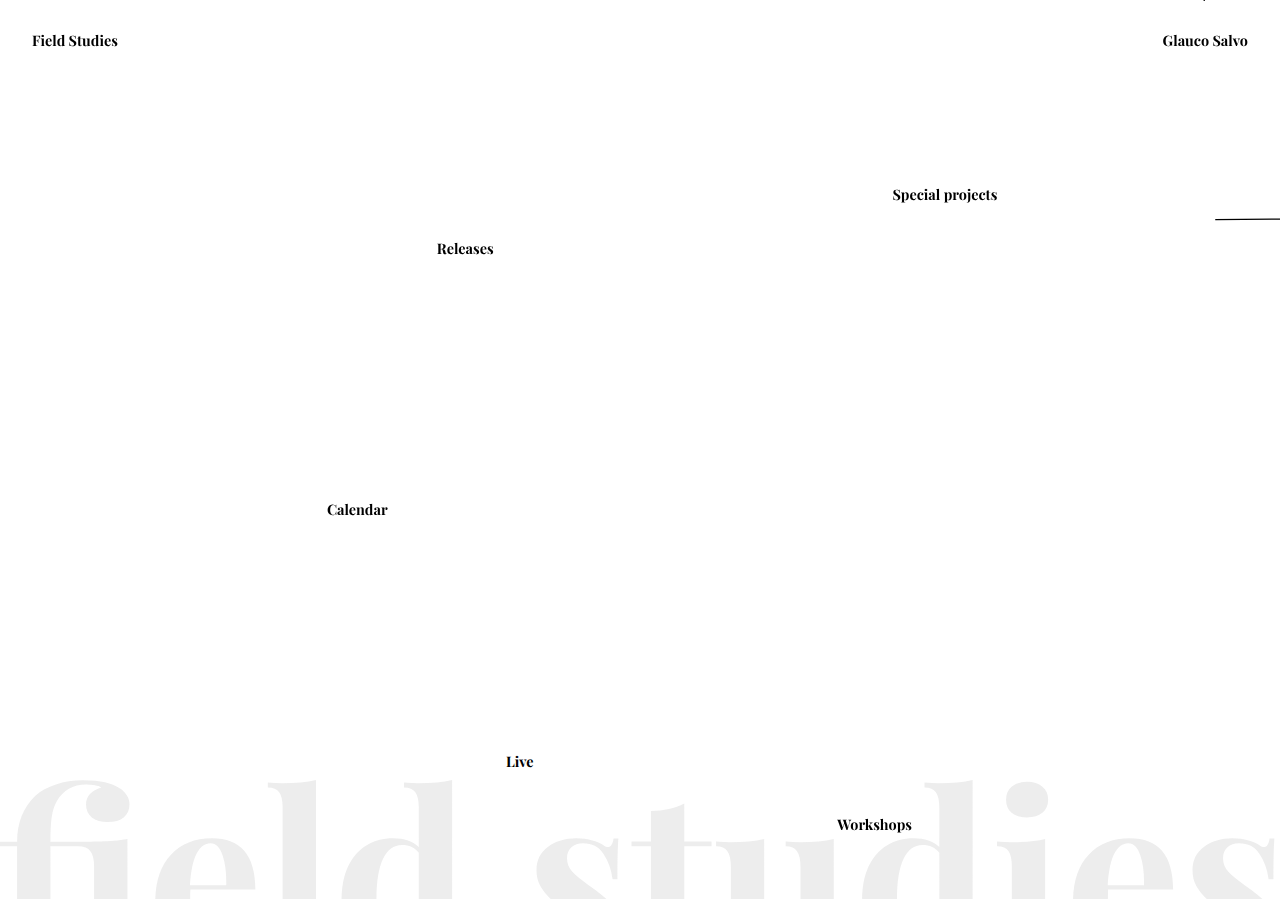
<file: index.html>
<!DOCTYPE html>
<html lang="en">

<head>
    <meta charset="UTF-8">
    <meta http-equiv="X-UA-Compatible" content="IE=edge">
    <meta name="viewport" content="width=device-width, initial-scale=1.0">
    <title>Field Studies</title>

    <meta name="description"
        content="Field Studies is a series of soundworks, workshops, live concerts and audio releases focused on field recording, electronic and electro-acoustic music, curated by Glauco Salvo.">
    <link rel="canonical" href="https://fieldstudies.it/">
    <meta name="keywords"
        content="glauco salvo, soundworks, workshops, concerts, audio cassettes, field recording, elettronic, electro-acoustic, music">
    <meta property="og:locale" content="en_US">
    <meta property="og:type" content="website">
    <meta property="og:title" content="Field Studies">
    <meta property="og:description"
        content="Field Studies is a series of soundworks, workshops, live concerts and audio releases focused on field recording, electronic and electro-acoustic music, curated by Glauco Salvo.">
    <meta property="og:url" content="https://fieldstudies.it/">
    <meta property="og:site_name" content="Field Studies">
    <meta property="og:image" content="assets/media/fieldstudies.jpg">
    <meta property="og:image:alt" content="Field Studies's visual identity is a scribble">
    <meta property="og:image:secure_url" content="assets/media/fieldstudies.jpg">
    <meta name="twitter:card" content="summary">
    <meta name="twitter:description"
        content="Field Studies is a series of soundworks, workshops, live concerts and audio releases focused on field recording, electronic and electro-acoustic music, curated by Glauco Salvo.">
    <meta name="twitter:title"
        content="Field Studies is a series of soundworks, workshops, live concerts and audio releases focused on field recording, electronic and electro-acoustic music, curated by Glauco Salvo.">
    <meta name="twitter:image" content="assets/media/fieldstudies.jpg">
    <meta name="twitter:image:alt" content="Field Studies's visual identity is a scribble">
    <meta name="robots" content="index, follow, max-snippet:-1, max-image-preview:large, max-video-preview:-1">
    <link rel="shortcut icon" type="image/png" sizes="48x48" href="assets/media/favicon-48.png">
    <link rel="apple-touch-icon" sizes="192x192" href="assets/media/favicon-192.png">
    <link rel="icon" sizes="512x512" href="assets/media/favicon-512.png">

    <link rel="preconnect" href="https://fonts.googleapis.com">
    <link rel="preconnect" href="https://fonts.gstatic.com" crossorigin>
    <link
        href="https://fonts.googleapis.com/css2?family=Open+Sans:ital,wght@0,600;1,600&family=Playfair+Display:ital,wght@0,700;1,400;1,700&display=swap"
        rel="stylesheet">
    <link rel="stylesheet" href="assets/css/base.css">
    <link rel="stylesheet" href="assets/css/style.css">
</head>

<body>
    <header class="header">
        <nav class="nav">
            <div class="nav-link">
                <a data-target="field-studies">Field Studies</a>
                <div class="info-close-button" data-target="field-studies">
                    <svg viewBox="0 0 10 10" fill="none" xmlns="http://www.w3.org/2000/svg">
                        <path d="M1.00005 1L9 9M8.99995 1L1 9" stroke="black" />
                    </svg>
                </div>
            </div>
            <div class="nav-link">
                <a data-target="glauco-salvo">Glauco Salvo</a>
                <div class="info-close-button" data-target="glauco-salvo">
                    <svg viewBox="0 0 10 10" fill="none" xmlns="http://www.w3.org/2000/svg">
                        <path d="M1.00005 1L9 9M8.99995 1L1 9" stroke="black" />
                    </svg>
                </div>
            </div>
        </nav>
    </header>

    <section class="main">
        <div class="main-background">
            <!-- not empty -->
        </div>
        <menu class="menu">
            <div class="menu-link">
                <a href="calendar.html">Calendar</a>
            </div>
            <div class="menu-link">
                <a href="releases.html">Releases</a>
            </div>

            <div class="menu-link">
                <a data-target="live">Live</a>
            </div>
            <div class="menu-link">
                <a data-target="workshops">Workshops</a>
            </div>
            <div class="menu-link">
                <a data-target="special-projects">Special projects</a>
            </div>
        </menu>
    </section>

    <section id="field-studies" class="info-container">
        <div id="field-studies-content" class="info-wrapper cms-editable">
            <div class="info-content">
                <div class="info-content-block --intro-txt">
                    <p>Field Studies is a series of soundworks, workshops, live concerts and audio releases focused on
                        field
                        recording, electronic and electro-acoustic music, curated by Glauco Salvo.</p>
                    <p>The series explores different formats in both creative and sharing process: releases and public
                        activities
                        are studies on the possibilities offered by audio technologies, places and situations.</p>
                    <p>The emphasis on the word study highlights the intention of sharing the research process and the
                        instability
                        of the research itself.</p>
                </div>
                <div class="info-content-block">
                    <div class="button cms-repeatable"><a target="_blank" rel="noopener">Newsletter</a></div>
                </div>
            </div>
        </div>
    </section>

    <section id="glauco-salvo" class="info-container">
        <div id="glauco-salvo-content" class="info-wrapper cms-editable">
            <div class="info-content">
                <div class="info-content-block --intro-txt">
                    <p>Glauco Salvo is a musician and sound artist active in the independent and experimental scene in
                        Italy. His
                        research is focused on exploring new paths in folk, rock and experimental music, using string
                        instruments,
                        electronics and recording/playback devices.</p>
                    <p>The core of his research are the possibilities of perceptual alteration and of contamination of
                        field
                        recordings caused by artificial sounds, external agents turning the recordings r slightly unreal
                        places,
                        changing balance, color and tone.</p>
                    <p>He plays solo, in the alternative-folk band Comaneci, in duo with <span class="--txt-link"
                            data-target="lami">Giovanni Lami</span>, and he curates music and sound design for
                        contemporary dance.
                        He worked with artists such as Marco Parente, Amycanbe, Setti, Enrico Malatesta, Alessandro
                        Bosetti, <span class="--txt-link" data-target="ajmone">Annamaria Ajmone</span>, Cristina Kristal
                        Rizzo.</p>
                    <p>Since 2016 he is part of <a class="--txt-link" href="https://www.mmmu.it/" target="_blank"
                            rel="noopener">MU</a> with Enrico Malatesta and Giovanni Lami, association and collective
                        promoting
                        concerts, didactic activities and listening practices regarding non-conventional music, social,
                        cultural and
                        perceptual perspectives on sound.</p>
                </div>
                <div class="info-content-block">
                    <div class="button --open-popup"><a data-target="discography">Selected discography</a></div>
                    <div class="button cms-repeatable"><a href="https://www.instagram.com/glaucosalvo/" target="_blank"
                            rel="noopener">Instagram</a></div>
                    <div class="button cms-repeatable"><a href="mailto:glauco.salvo@gmail.com" target="_blank"
                            rel="noopener">glauco.salvo@gmail.com</a></div>
                </div>
            </div>
        </div>
    </section>

    <section id="special-projects" class="popup-container">
        <div class="popup-wrapper">
            <div class="popup-header">
                <div class="nav-title">
                    <p>Field Studies / Special projects</p>
                    <div class="popup-close-button">
                        <svg viewBox="0 0 10 10" fill="none" xmlns="http://www.w3.org/2000/svg">
                            <path d="M1.00005 1L9 9M8.99995 1L1 9" stroke="black" />
                        </svg>
                    </div>
                </div>
            </div>
            <div id="special-projects-content" class="popup-content cms-editable">
                <div class="popup-content-wrapper cms-repeatable">
                    <div class="popup-content-block --copy-txt">
                        <p>Cais das Pombas</p>
                    </div>
                    <div class="popup-content-block --intro-txt">
                        <p>Cais Das Pombas is the first of a series of site, time and weather specific pieces. The piece
                            was
                            inspired by and composed to interact with the sound activity of the river Tejo and the
                            architecture of a
                            specific spot of Cais do Sodré (Lisboa), during the hours of high tide, and it presents
                            itself as a kit
                            containing 3 portable speakers and an instruction sheet with basic
                            movement/posture/listening proposals;
                            the piece can be listened individually or in small groups.</p>
                        <img src="assets/upload/special-projects/tubi-2.jpg">
                    </div>
                </div>
            </div>
        </div>
    </section>

    <section id="workshops" class="popup-container">
        <div class="popup-wrapper">
            <div class="popup-header">
                <div class="nav-title">
                    <p>Field Studies / Workshops</p>
                    <div class="popup-close-button">
                        <svg viewBox="0 0 10 10" fill="none" xmlns="http://www.w3.org/2000/svg">
                            <path d="M1.00005 1L9 9M8.99995 1L1 9" stroke="black" />
                        </svg>
                    </div>
                </div>
            </div>
            <div id="workshops-content" class="popup-content cms-editable">
                <div class="popup-content-wrapper cms-repeatable">
                    <div class="popup-content-block --intro-txt">
                        <p>Workshops are organized as open activities, participants are invited to follow written
                            instructions for
                            simple listening exercises, focused on acoustic exploration of space, relationship between
                            environmental
                            sound and recorded sound, aural perception and imagination, listening and movement,
                            listening through
                            recording/playback technology. Workshops take place open air, using battery driven portable
                            audio devices.
                        </p>
                        <p><img src="assets/upload/workshops/workshop-1.jpg"></p>
                        <figure><img src="assets/upload/workshops/workshop-2.jpg"
                                alt="speakers and objects used for fiels studies workshop"></figure>
                        <figure><img src="assets/upload/workshops/workshop-3.jpg"
                                alt="speakers and objects used for fiels studies workshop"></figure>
                    </div>
                </div>
            </div>
        </div>
    </section>

    <section id="live" class="popup-container">
        <div class="popup-wrapper">
            <div class="popup-header">
                <div class="nav-title">
                    <p>Field Studies / Live</p>
                    <div class="popup-close-button">
                        <svg viewBox="0 0 10 10" fill="none" xmlns="http://www.w3.org/2000/svg">
                            <path d="M1.00005 1L9 9M8.99995 1L1 9" stroke="black" />
                        </svg>
                    </div>
                </div>
            </div>
            <div id="live-content" class="popup-content cms-editable">
                <div class="popup-content-wrapper cms-repeatable">
                    <div class="popup-content-block --intro-txt">
                        <p>Live sets are multi-channel sound diffusions of field recordings and electronic sounds
                            realized with
                            digital hi-fi and lo-fi cassette dictaphone recordings, modular synthesis and
                            electro-acoustic sounds,
                            combined live via digital playback devices, portable cassette players and 4-track cassette
                            tape recorder.
                        </p>
                        <p>Sounds are played through conventional PA speakers in a non frontal arrangement and diy low
                            fidelity
                            portable devices are used to create a sound geography in the space, alternating immersive
                            and localized
                            listening, and generating temporary and slightly unreal places.</p>
                    </div>
                </div>
            </div>
        </div>
    </section>

    <section id="discography" class="popup-container">
        <div class="popup-wrapper">
            <div class="popup-header">
                <div class="nav-title">
                    <p>Glauco Salvo / Selected discography</p>
                    <div class="popup-close-button --special">
                        <svg viewBox="0 0 10 10" fill="none" xmlns="http://www.w3.org/2000/svg">
                            <path d="M1.00005 1L9 9M8.99995 1L1 9" stroke="black" />
                        </svg>
                    </div>
                </div>
            </div>
            <div id="discography-content" class="popup-content cms-editable">
                <div class="popup-content-wrapper cms-repeatable">
                    <div class="popup-content-block --copy-txt">
                        <p>Glauco Salvo <em>Field Studies Vol.5 (Cass, 2022)</em><br>Glauco Salvo <em>Field Studies
                                Vol.4 (Cass,
                                2022)</em><br>Comaneci <em>Anguille (Lp/Cd, Santeria/Tannen, Wallace,
                                2022)</em><br>Glauco Salvo
                            <em>Field Studies Vol.3 (Cass, 2021)</em><br>Alessandro Bosetti <em>Didone (Lp, Kohlhaas,
                                2021)</em><br>Glauco Salvo <em>Field Studies Vol.2 (Cass, 2020)</em><br>Glauco Salvo
                            <em>Field Studies
                                Vol.1 (Cass, 2020)</em><br>Giovanni Lami/Glauco Salvo <em>Ife (Cass, Dinzu Artefacts,
                                2019)</em><br>Setti <em>Arto (Cd/Lp, La Barberia, Vaccino Dischi, 2018)</em><br>Comaneci
                            <em>Rob a Bank
                                (Lp/Cd, Tannen, 2018)</em><br>Glauco Salvo <em>5 Haiku (Lp, Kohlhaas, 2016)</em><br>Of
                            Rivers And Trains
                            <em>Of Rivers And Trains (Cass, 2013)</em><br>Comaneci <em>Uh! (Lp/Cd, Madcap Collective,
                                Fooltribe,
                                2012)</em><br>Amycanbe <em>Mountain Whales (Lp/Cd, Open Productions,
                                2011)</em><br>Comaneci <em>You A
                                Lie (Cd, Madcap Collective, Here I Stay, Fooltribe, 2009)</em>
                        </p>
                    </div>
                </div>
            </div>
        </div>
    </section>

    <section id="lami" class="popup-container">
        <div class="popup-wrapper">
            <div class="popup-header">
                <div class="nav-title">
                    <p>Glauco Salvo / Giovanni Lami</p>
                    <div class="popup-close-button --special">
                        <svg viewBox="0 0 10 10" fill="none" xmlns="http://www.w3.org/2000/svg">
                            <path d="M1.00005 1L9 9M8.99995 1L1 9" stroke="black" />
                        </svg>
                    </div>
                </div>
            </div>
            <div id="lami-content" class="popup-content cms-editable">
                <div class="popup-content-wrapper cms-repeatable">
                    <div class="popup-content-block --intro-txt">
                        <p>Giovanni Lami and Glauco Salvo started playing in duo in 2018, starting from the idea of
                            merging their
                            research on magnetic tape sound devices; cassette and reel to reel players, tape-loops and
                            non
                            conventional speaker systems are linked in a constant exchange, a circular stream where each
                            musician can
                            find a place for improvisation.</p>
                        <p>The process of migration of sounds between the dievices is transparent, resulting in an open
                            machine,
                            where minimal sound fragments move, overlap, transform, deteriorate and disappear in a
                            constantly changing
                            organic weave.</p>
                        <p>In 2019 they released Ife, for the Los Angeles tape label Dinzu Artefacts.</p>
                    </div>
                </div>
            </div>
        </div>
    </section>

    <section id="ajmone" class="popup-container">
        <div class="popup-wrapper">
            <div class="popup-header">
                <div class="nav-title">
                    <p>Glauco Salvo / Annamaria Ajmone</p>
                    <div class="popup-close-button --special">
                        <svg viewBox="0 0 10 10" fill="none" xmlns="http://www.w3.org/2000/svg">
                            <path d="M1.00005 1L9 9M8.99995 1L1 9" stroke="black" />
                        </svg>
                    </div>
                </div>
            </div>
            <div id="ajmone-content" class="popup-content cms-editable">
                <div class="popup-content-wrapper cms-repeatable">
                    <div class="popup-content-block --intro-txt">
                        <p>Collaboration between dancer and choreographer Annamaria Ajmone and musician and sound artist
                            Glauco
                            Salvo is focused on interaction between space, sound and movement, in an open format
                            performance adaptable
                            to theatre spaces and non-conventional places.</p>
                        <p>The characteristics of the space itself are the starting point for the performance, where
                            dancer and
                            musician use improvisation as the main tool to activate perception and imagination, and to
                            turn the space
                            into a temporary unreal place to inhabit with their practice.</p>
                        <p>The performance is realized with portable audio devices, it doesn&apos;t require electricity
                            and can be
                            adapted to any kind of space.</p>
                    </div>
                    <figure><img src="assets/upload/about/ajmone-1.jpg"
                            alt="glauco salvo plays while annamaria ajmone dances">
                    </figure>
                    <figure><img src="assets/upload/about/ajmone-2.jpg"
                            alt="glauco salvo plays while annamaria ajmone dances">
                    </figure>
                </div>
            </div>
        </div>
    </section>

    <section class="cms-only">
        <span class="--txt-link" data-target="ajmone">
            <!-- not empty -->
        </span>
        <span class="--txt-link" data-target="lami">
            <!-- not empty -->
        </span>
        <span class="--txt-link" data-target="discography">
            <!-- not empty -->
        </span>
    </section>

    <footer class="footer">
        <svg viewBox="0 0 1417 132" fill="none" xmlns="http://www.w3.org/2000/svg">
            <path
                d="M91.904 0.255997C101.803 0.255997 109.909 1.024 116.224 2.56C122.539 4.096 128.085 6.4 132.864 9.472C135.936 11.3493 138.411 13.824 140.288 16.896C142.336 19.968 143.36 23.296 143.36 26.88C143.36 33.024 141.227 37.888 136.96 41.472C132.864 44.8853 126.976 46.592 119.296 46.592C111.787 46.592 105.899 44.8853 101.632 41.472C97.3653 37.888 95.232 33.1093 95.232 27.136C95.232 22.6987 96.6827 18.8587 99.584 15.616C102.656 12.2027 106.837 9.728 112.128 8.192C110.421 7.168 108.032 6.4 104.96 5.888C102.059 5.20533 98.9013 4.864 95.488 4.864C80.64 4.864 69.7173 11.1787 62.72 23.808C60.16 28.2453 58.368 33.792 57.344 40.448C56.32 46.9333 55.808 56.2347 55.808 68.352H86.272C100.096 68.352 110.848 68.1813 118.528 67.84C126.379 67.328 133.888 66.4747 141.056 65.28V176.64C141.056 183.637 142.336 188.501 144.896 191.232C147.627 193.792 152.32 195.072 158.976 195.072V200.448C140.544 199.765 128.683 199.424 123.392 199.424C118.101 199.424 106.24 199.765 87.808 200.448V195.072C93.952 195.072 98.2187 193.792 100.608 191.232C102.997 188.501 104.192 183.637 104.192 176.64V96C104.192 88.1493 102.827 82.432 100.096 78.848C97.536 75.264 92.928 73.472 86.272 73.472H55.808V176.64C55.808 183.637 57.5147 188.501 60.928 191.232C64.3413 193.792 69.4613 195.072 76.288 195.072V200.448L69.632 200.192C52.736 199.68 42.24 199.424 38.144 199.424C32.6827 199.424 22.016 199.68 6.144 200.192C4.94933 200.363 3.24267 200.448 1.024 200.448V195.072C7.68 195.072 12.288 193.792 14.848 191.232C17.5787 188.501 18.944 183.637 18.944 176.64V73.472H0V68.352H18.944C18.944 47.36 25.6853 30.3787 39.168 17.408C45.1413 11.9467 52.736 7.76534 61.952 4.864C71.168 1.792 81.152 0.255997 91.904 0.255997Z" />
            <path
                d="M243.806 183.04C257.801 183.04 269.065 176.213 277.598 162.56L282.206 164.096C278.793 175.189 272.649 184.661 263.774 192.512C255.07 200.192 244.147 204.032 231.006 204.032C212.915 204.032 198.494 198.315 187.742 186.88C177.161 175.275 171.87 158.208 171.87 135.68C171.87 112.64 177.587 95.0613 189.022 82.944C200.457 70.656 215.646 64.512 234.59 64.512C266.675 64.512 282.718 83.456 282.718 121.344H210.782C210.611 123.904 210.526 127.915 210.526 133.376C210.526 144.64 212.062 154.027 215.134 161.536C218.377 169.045 222.473 174.507 227.422 177.92C232.542 181.333 238.003 183.04 243.806 183.04ZM233.054 69.888C226.91 69.888 221.79 73.728 217.694 81.408C213.769 88.9173 211.294 100.608 210.27 116.48H250.462C250.803 102.997 249.438 91.904 246.366 83.2C243.465 74.3253 239.027 69.888 233.054 69.888Z" />
            <path
                d="M349.766 176.64C349.766 183.637 350.961 188.501 353.35 191.232C355.739 193.792 360.006 195.072 366.15 195.072V200.448C348.401 199.765 336.966 199.424 331.846 199.424C326.043 199.424 314.267 199.765 296.518 200.448V195.072C302.491 195.072 306.673 193.792 309.062 191.232C311.622 188.501 312.902 183.637 312.902 176.64V30.72C312.902 22.8693 311.622 17.152 309.062 13.568C306.673 9.984 302.491 8.192 296.518 8.192V2.81601C301.979 3.328 307.27 3.584 312.39 3.584C327.238 3.584 339.697 2.38933 349.766 0V176.64Z" />
            <path
                d="M500.494 172.288C500.494 180.139 501.689 185.856 504.078 189.44C506.467 193.024 510.734 194.816 516.878 194.816V200.192C511.587 199.68 506.297 199.424 501.006 199.424C485.817 199.424 473.358 200.619 463.63 203.008V180.992C457.827 196.352 446.734 204.032 430.35 204.032C414.307 204.032 401.507 198.229 391.95 186.624C382.563 174.848 377.955 157.184 378.126 133.632C378.126 118.613 380.515 105.984 385.294 95.744C390.243 85.3333 396.985 77.568 405.518 72.448C414.222 67.1573 424.121 64.512 435.214 64.512C447.673 64.512 457.145 67.7547 463.63 74.24V30.72C463.63 22.8693 462.35 17.152 459.79 13.568C457.401 9.984 453.219 8.192 447.246 8.192V2.81601C452.707 3.328 457.998 3.584 463.118 3.584C477.966 3.584 490.425 2.38933 500.494 0V172.288ZM440.846 193.024C446.478 193.024 451.427 190.976 455.694 186.88C460.131 182.784 462.777 177.237 463.63 170.24V80.64C459.363 74.8373 453.134 71.936 444.942 71.936C435.897 71.936 428.899 77.1413 423.95 87.552C419.001 97.9627 416.611 113.493 416.782 134.144C416.611 154.965 418.574 169.984 422.67 179.2C426.937 188.416 432.995 193.024 440.846 193.024Z" />
            <path
                d="M637.98 64.512C644.465 64.512 650.439 65.3653 655.9 67.072C661.361 68.608 665.543 70.4 668.444 72.448C670.151 73.6427 671.687 74.24 673.052 74.24C674.588 74.24 675.868 73.472 676.892 71.936C678.087 70.2293 678.855 67.84 679.196 64.768H684.572C683.889 73.472 683.548 88.4907 683.548 109.824H678.172C676.636 98.56 673.223 89.1733 667.932 81.664C662.812 73.984 655.303 70.144 645.404 70.144C640.284 70.144 636.017 71.5947 632.604 74.496C629.361 77.3973 627.74 81.408 627.74 86.528C627.74 92.3307 629.703 97.3653 633.628 101.632C637.553 105.728 643.697 110.763 652.06 116.736L659.484 122.112C669.895 129.963 677.575 136.96 682.524 143.104C687.473 149.248 689.948 156.928 689.948 166.144C689.948 173.653 687.729 180.309 683.292 186.112C679.025 191.915 673.223 196.352 665.884 199.424C658.545 202.496 650.439 204.032 641.564 204.032C632.177 204.032 624.156 202.24 617.5 198.656C612.039 195.925 608.113 194.133 605.724 193.28C604.017 192.768 602.481 193.365 601.116 195.072C599.921 196.608 598.983 198.997 598.3 202.24H592.924C593.607 192.512 593.948 175.445 593.948 151.04H599.324C602.737 182.443 614.257 198.144 633.884 198.144C638.833 198.144 643.015 196.693 646.428 193.792C650.012 190.72 651.804 186.112 651.804 179.968C651.804 175.189 650.695 170.923 648.476 167.168C646.428 163.413 643.783 160.085 640.54 157.184C637.297 154.283 632.433 150.272 625.948 145.152C618.268 139.008 612.38 134.059 608.284 130.304C604.359 126.549 600.945 122.112 598.044 116.992C595.313 111.872 593.948 106.155 593.948 99.84C593.948 88.9173 598.215 80.2987 606.748 73.984C615.281 67.6693 625.692 64.512 637.98 64.512Z" />
            <path
                d="M757.51 68.096H787.718V73.216H757.51V176.64C757.51 181.76 758.363 185.429 760.07 187.648C761.947 189.696 764.849 190.72 768.774 190.72C776.113 190.72 781.915 185.6 786.182 175.36L790.534 177.664C784.049 195.243 772.358 204.032 755.462 204.032C744.198 204.032 735.665 201.131 729.862 195.328C726.278 191.744 723.803 187.307 722.438 182.016C721.243 176.555 720.646 169.131 720.646 159.744V73.216H699.142V68.096H720.646V34.304C734.811 34.304 747.099 31.5733 757.51 26.112V68.096Z" />
            <path
                d="M923.03 172.544C923.03 180.395 924.225 186.112 926.614 189.696C929.174 193.28 933.441 195.072 939.414 195.072V200.448C934.123 199.936 928.833 199.68 923.542 199.68C908.694 199.68 896.235 200.875 886.166 203.264V180.224C878.315 196.096 864.577 204.032 844.95 204.032C832.15 204.032 822.849 200.704 817.046 194.048C814.315 190.805 812.267 186.624 810.902 181.504C809.707 176.213 809.11 169.301 809.11 160.768V96C809.11 88.1493 807.83 82.432 805.27 78.848C802.881 75.264 798.699 73.472 792.726 73.472V68.096C798.017 68.608 803.307 68.864 808.598 68.864C823.446 68.864 835.905 67.6693 845.974 65.28V171.264C845.974 178.432 846.998 183.808 849.046 187.392C851.265 190.976 855.361 192.768 861.334 192.768C868.161 192.768 873.963 189.952 878.742 184.32C883.691 178.517 886.166 171.435 886.166 163.072V96C886.166 88.1493 884.886 82.432 882.326 78.848C879.937 75.264 875.755 73.472 869.782 73.472V68.096C875.243 68.608 880.534 68.864 885.654 68.864C900.502 68.864 912.961 67.6693 923.03 65.28V172.544Z" />
            <path
                d="M1076.74 172.288C1076.74 180.139 1077.94 185.856 1080.33 189.44C1082.72 193.024 1086.98 194.816 1093.13 194.816V200.192C1087.84 199.68 1082.55 199.424 1077.26 199.424C1062.07 199.424 1049.61 200.619 1039.88 203.008V180.992C1034.08 196.352 1022.98 204.032 1006.6 204.032C990.557 204.032 977.757 198.229 968.2 186.624C958.813 174.848 954.205 157.184 954.376 133.632C954.376 118.613 956.765 105.984 961.544 95.744C966.493 85.3333 973.235 77.568 981.768 72.448C990.472 67.1573 1000.37 64.512 1011.46 64.512C1023.92 64.512 1033.39 67.7547 1039.88 74.24V30.72C1039.88 22.8693 1038.6 17.152 1036.04 13.568C1033.65 9.984 1029.47 8.192 1023.5 8.192V2.81601C1028.96 3.328 1034.25 3.584 1039.37 3.584C1054.22 3.584 1066.67 2.38933 1076.74 0V172.288ZM1017.1 193.024C1022.73 193.024 1027.68 190.976 1031.94 186.88C1036.38 182.784 1039.03 177.237 1039.88 170.24V80.64C1035.61 74.8373 1029.38 71.936 1021.19 71.936C1012.15 71.936 1005.15 77.1413 1000.2 87.552C995.251 97.9627 992.861 113.493 993.032 134.144C992.861 154.965 994.824 169.984 998.92 179.2C1003.19 188.416 1009.25 193.024 1017.1 193.024Z" />
            <path
                d="M1137.07 2.048C1144.24 2.048 1149.87 3.84001 1153.97 7.42401C1158.23 10.8373 1160.37 15.616 1160.37 21.76C1160.37 27.904 1158.23 32.768 1153.97 36.352C1149.87 39.7653 1144.24 41.472 1137.07 41.472C1129.9 41.472 1124.19 39.7653 1119.92 36.352C1115.82 32.768 1113.78 27.904 1113.78 21.76C1113.78 15.616 1115.82 10.8373 1119.92 7.42401C1124.19 3.84001 1129.9 2.048 1137.07 2.048ZM1157.04 176.64C1157.04 183.637 1158.23 188.501 1160.62 191.232C1163.18 193.792 1167.45 195.072 1173.42 195.072V200.448C1156.36 199.765 1145.01 199.424 1139.38 199.424C1134.09 199.424 1122.22 199.765 1103.79 200.448V195.072C1109.94 195.072 1114.2 193.792 1116.59 191.232C1118.98 188.501 1120.18 183.637 1120.18 176.64V96C1120.18 88.1493 1118.98 82.432 1116.59 78.848C1114.2 75.264 1109.94 73.472 1103.79 73.472V68.096C1109.25 68.608 1114.54 68.864 1119.66 68.864C1134.85 68.864 1147.31 67.6693 1157.04 65.28V176.64Z" />
            <path
                d="M1259.81 183.04C1273.8 183.04 1285.06 176.213 1293.6 162.56L1298.21 164.096C1294.79 175.189 1288.65 184.661 1279.77 192.512C1271.07 200.192 1260.15 204.032 1247.01 204.032C1228.92 204.032 1214.49 198.315 1203.74 186.88C1193.16 175.275 1187.87 158.208 1187.87 135.68C1187.87 112.64 1193.59 95.0613 1205.02 82.944C1216.46 70.656 1231.65 64.512 1250.59 64.512C1282.68 64.512 1298.72 83.456 1298.72 121.344H1226.78C1226.61 123.904 1226.53 127.915 1226.53 133.376C1226.53 144.64 1228.06 154.027 1231.13 161.536C1234.38 169.045 1238.47 174.507 1243.42 177.92C1248.54 181.333 1254 183.04 1259.81 183.04ZM1249.05 69.888C1242.91 69.888 1237.79 73.728 1233.69 81.408C1229.77 88.9173 1227.29 100.608 1226.27 116.48H1266.46C1266.8 102.997 1265.44 91.904 1262.37 83.2C1259.46 74.3253 1255.03 69.888 1249.05 69.888Z" />
            <path
                d="M1364.23 64.512C1370.72 64.512 1376.69 65.3653 1382.15 67.072C1387.61 68.608 1391.79 70.4 1394.69 72.448C1396.4 73.6427 1397.94 74.24 1399.3 74.24C1400.84 74.24 1402.12 73.472 1403.14 71.936C1404.34 70.2293 1405.1 67.84 1405.45 64.768H1410.82C1410.14 73.472 1409.8 88.4907 1409.8 109.824H1404.42C1402.89 98.56 1399.47 89.1733 1394.18 81.664C1389.06 73.984 1381.55 70.144 1371.65 70.144C1366.53 70.144 1362.27 71.5947 1358.85 74.496C1355.61 77.3973 1353.99 81.408 1353.99 86.528C1353.99 92.3307 1355.95 97.3653 1359.88 101.632C1363.8 105.728 1369.95 110.763 1378.31 116.736L1385.73 122.112C1396.14 129.963 1403.82 136.96 1408.77 143.104C1413.72 149.248 1416.2 156.928 1416.2 166.144C1416.2 173.653 1413.98 180.309 1409.54 186.112C1405.28 191.915 1399.47 196.352 1392.13 199.424C1384.8 202.496 1376.69 204.032 1367.81 204.032C1358.43 204.032 1350.41 202.24 1343.75 198.656C1338.29 195.925 1334.36 194.133 1331.97 193.28C1330.27 192.768 1328.73 193.365 1327.37 195.072C1326.17 196.608 1325.23 198.997 1324.55 202.24H1319.17C1319.86 192.512 1320.2 175.445 1320.2 151.04H1325.57C1328.99 182.443 1340.51 198.144 1360.13 198.144C1365.08 198.144 1369.26 196.693 1372.68 193.792C1376.26 190.72 1378.05 186.112 1378.05 179.968C1378.05 175.189 1376.94 170.923 1374.73 167.168C1372.68 163.413 1370.03 160.085 1366.79 157.184C1363.55 154.283 1358.68 150.272 1352.2 145.152C1344.52 139.008 1338.63 134.059 1334.53 130.304C1330.61 126.549 1327.2 122.112 1324.29 116.992C1321.56 111.872 1320.2 106.155 1320.2 99.84C1320.2 88.9173 1324.46 80.2987 1333 73.984C1341.53 67.6693 1351.94 64.512 1364.23 64.512Z" />
        </svg>
    </footer>

    <canvas>
        <!-- not empty -->
    </canvas>

    <script src="assets/js/script.js"></script>
    <!--cms-ignore-->
    <script src="assets/js/cursor.js"></script>
    <!--/cms-ignore-->
</body>

</html>
</file>
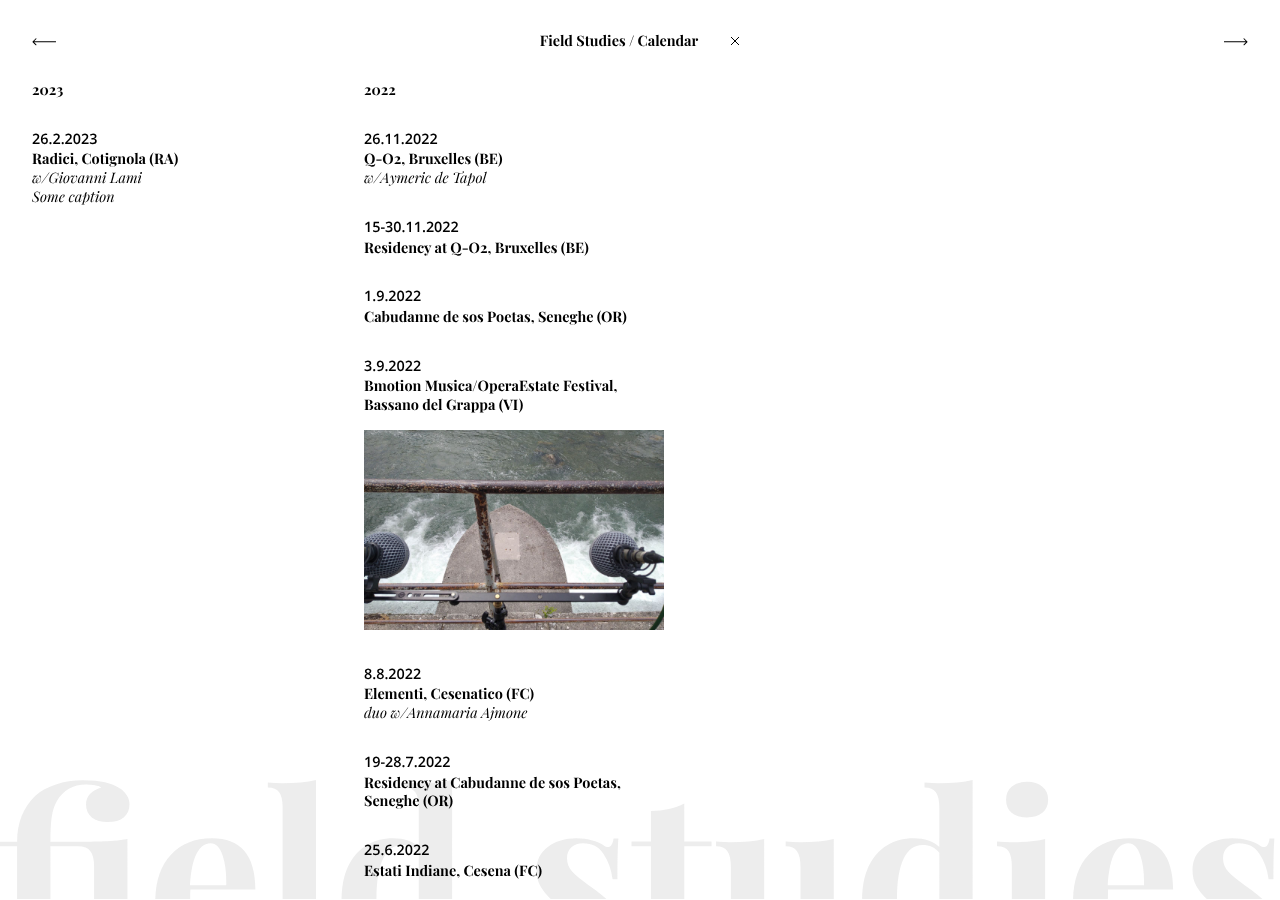
<file: calendar.html>
<!DOCTYPE html>
<html lang="en">

<head>
    <meta charset="UTF-8">
    <meta http-equiv="X-UA-Compatible" content="IE=edge">
    <meta name="viewport" content="width=device-width, initial-scale=1.0">
    <title>Field Studies / Calendar</title>

    <meta name="description"
        content="Field Studies is a series of soundworks, workshops, live concerts and audio releases focused on field recording, electronic and electro-acoustic music, curated by Glauco Salvo.">
    <link rel="canonical" href="https://fieldstudies.it/">
    <meta name="keywords"
        content="glauco salvo, soundworks, workshops, concerts, audio cassettes, field recording, elettronic, electro-acoustic, music">
    <meta property="og:locale" content="en_US">
    <meta property="og:type" content="website">
    <meta property="og:title" content="Field Studies">
    <meta property="og:description"
        content="Field Studies is a series of soundworks, workshops, live concerts and audio releases focused on field recording, electronic and electro-acoustic music, curated by Glauco Salvo.">
    <meta property="og:url" content="https://fieldstudies.it/">
    <meta property="og:site_name" content="Field Studies">
    <meta property="og:image" content="assets/media/fieldstudies.jpg">
    <meta property="og:image:alt" content="Field Studies's visual identity is a scribble">
    <meta property="og:image:secure_url" content="assets/media/fieldstudies.jpg">
    <meta name="twitter:card" content="summary">
    <meta name="twitter:description"
        content="Field Studies is a series of soundworks, workshops, live concerts and audio releases focused on field recording, electronic and electro-acoustic music, curated by Glauco Salvo.">
    <meta name="twitter:title"
        content="Field Studies is a series of soundworks, workshops, live concerts and audio releases focused on field recording, electronic and electro-acoustic music, curated by Glauco Salvo.">
    <meta name="twitter:image" content="assets/media/fieldstudies.jpg">
    <meta name="twitter:image:alt" content="Field Studies's visual identity is a scribble">
    <meta name="robots" content="index, follow, max-snippet:-1, max-image-preview:large, max-video-preview:-1">
    <link rel="shortcut icon" type="image/png" sizes="48x48" href="assets/media/favicon-48.png">
    <link rel="apple-touch-icon" sizes="192x192" href="assets/media/favicon-192.png">
    <link rel="icon" sizes="512x512" href="assets/media/favicon-512.png">

    <link rel="preconnect" href="https://fonts.googleapis.com">
    <link rel="preconnect" href="https://fonts.gstatic.com" crossorigin>
    <link
        href="https://fonts.googleapis.com/css2?family=Open+Sans:ital,wght@0,600;1,600&family=Playfair+Display:ital,wght@0,700;1,400;1,700&display=swap"
        rel="stylesheet">
    <link rel="stylesheet" href="assets/css/base.css">
    <link rel="stylesheet" href="assets/css/style.css">
</head>

<body>
    <header class="header">
        <nav class="nav">
            <div class="arrow-left">
                <svg viewBox="0 0 25 8" fill="none" xmlns="http://www.w3.org/2000/svg">
                    <path
                        d="M0.646446 3.64645C0.451185 3.84171 0.451185 4.15829 0.646446 4.35356L3.82843 7.53554C4.02369 7.7308 4.34027 7.7308 4.53553 7.53554C4.7308 7.34027 4.7308 7.02369 4.53553 6.82843L1.70711 4L4.53553 1.17157C4.7308 0.976313 4.7308 0.65973 4.53553 0.464468C4.34027 0.269206 4.02369 0.269206 3.82843 0.464468L0.646446 3.64645ZM25 3.5L1 3.5L1 4.5L25 4.5L25 3.5Z"
                        fill="black" />
                </svg>
            </div>
            <div class="nav-title">
                <p>Field Studies / Calendar</p>
                <a href="index.html">
                    <svg viewBox="0 0 10 10" fill="none" xmlns="http://www.w3.org/2000/svg">
                        <path d="M1.00005 1L9 9M8.99995 1L1 9" stroke="black" />
                    </svg>
                </a>
            </div>
            <div class="arrow-right">
                <svg viewBox="0 0 25 8" fill="none" xmlns="http://www.w3.org/2000/svg">
                    <path
                        d="M24.3536 4.35355C24.5488 4.15829 24.5488 3.84171 24.3536 3.64645L21.1716 0.464466C20.9763 0.269204 20.6597 0.269204 20.4645 0.464466C20.2692 0.659728 20.2692 0.976311 20.4645 1.17157L23.2929 4L20.4645 6.82843C20.2692 7.02369 20.2692 7.34027 20.4645 7.53553C20.6597 7.7308 20.9763 7.7308 21.1716 7.53553L24.3536 4.35355ZM0 4.5L24 4.5V3.5L0 3.5L0 4.5Z"
                        fill="black" />
                </svg>
            </div>
        </nav>
    </header>

    <section id="grid-container" class="grid-container cms-editable">
        <div class="grid-column cms-repeatable">
            <div class="grid-column-content">
                <div class="grid-column-block --copy-txt">
                    <p>2023</p>
                </div>
                <div class="grid-column-block cms-repeatable">
                    <div class="grid-column-dates --copy-txt">
                        <p>26.2.2023</p>
                        <p>Radici, Cotignola (RA)</p>
                        <p>w/Giovanni Lami</p>
                        <figure>
                            <figcaption>Some caption</figcaption>
                        </figure>
                    </div>
                </div>
            </div>
        </div>
        <div class="grid-column cms-repeatable">
            <div class="grid-column-content">
                <div class="grid-column-block --copy-txt">
                    <p>2022</p>
                </div>
                <div class="grid-column-block cms-repeatable">
                    <div class="grid-column-dates --copy-txt">
                        <p>26.11.2022</p>
                        <p>Q-O2, Bruxelles (BE)</p>
                        <p>w/Aymeric de Tapol</p>
                    </div>
                </div>
                <div class="grid-column-block cms-repeatable">
                    <div class="grid-column-dates --copy-txt">
                        <p>15-30.11.2022</p>
                        <p>Residency at Q-O2, Bruxelles (BE)</p>
                    </div>
                </div>
                <div class="grid-column-block cms-repeatable">
                    <div class="grid-column-dates --copy-txt">
                        <p>1.9.2022</p>
                        <p>Cabudanne de sos Poetas, Seneghe (OR)</p>
                    </div>
                </div>
                <div class="grid-column-block cms-repeatable">
                    <div class="grid-column-dates --copy-txt">
                        <p>3.9.2022</p>
                        <p>Bmotion Musica/OperaEstate Festival, Bassano del Grappa (VI)</p>
                        <figure><img src="assets/upload/calendar/residenza-bassano.jpg" alt></figure>
                    </div>
                </div>
                <div class="grid-column-block cms-repeatable">
                    <div class="grid-column-dates --copy-txt">
                        <p>8.8.2022</p>
                        <p>Elementi, Cesenatico (FC)</p>
                        <p>duo w/Annamaria Ajmone</p>
                    </div>
                </div>
                <div class="grid-column-block cms-repeatable">
                    <div class="grid-column-dates --copy-txt">
                        <p>19-28.7.2022</p>
                        <p>Residency at Cabudanne de sos Poetas, Seneghe (OR)</p>
                    </div>
                </div>
                <div class="grid-column-block cms-repeatable">
                    <div class="grid-column-dates --copy-txt">
                        <p>25.6.2022</p>
                        <p>Estati Indiane, Cesena (FC)</p>
                    </div>
                </div>
            </div>
        </div>
    </section>

    <section id="popup-container" class="popup-container">
        <div class="popup-wrapper">
            <div class="popup-header">
                <div class="nav-title">
                    <p>Field Studies / Calendar / Gallery</p>
                    <div class="popup-close-button">
                        <svg viewBox="0 0 10 10" fill="none" xmlns="http://www.w3.org/2000/svg">
                            <path d="M1.00005 1L9 9M8.99995 1L1 9" stroke="black" />
                        </svg>
                    </div>
                </div>
            </div>
            <div id="gallery" class="popup-content cms-editable">
                <!-- not empty -->
            </div>
        </div>
    </section>

    <footer class="footer">
        <svg viewBox="0 0 1417 132" fill="none" xmlns="http://www.w3.org/2000/svg">
            <path
                d="M91.904 0.255997C101.803 0.255997 109.909 1.024 116.224 2.56C122.539 4.096 128.085 6.4 132.864 9.472C135.936 11.3493 138.411 13.824 140.288 16.896C142.336 19.968 143.36 23.296 143.36 26.88C143.36 33.024 141.227 37.888 136.96 41.472C132.864 44.8853 126.976 46.592 119.296 46.592C111.787 46.592 105.899 44.8853 101.632 41.472C97.3653 37.888 95.232 33.1093 95.232 27.136C95.232 22.6987 96.6827 18.8587 99.584 15.616C102.656 12.2027 106.837 9.728 112.128 8.192C110.421 7.168 108.032 6.4 104.96 5.888C102.059 5.20533 98.9013 4.864 95.488 4.864C80.64 4.864 69.7173 11.1787 62.72 23.808C60.16 28.2453 58.368 33.792 57.344 40.448C56.32 46.9333 55.808 56.2347 55.808 68.352H86.272C100.096 68.352 110.848 68.1813 118.528 67.84C126.379 67.328 133.888 66.4747 141.056 65.28V176.64C141.056 183.637 142.336 188.501 144.896 191.232C147.627 193.792 152.32 195.072 158.976 195.072V200.448C140.544 199.765 128.683 199.424 123.392 199.424C118.101 199.424 106.24 199.765 87.808 200.448V195.072C93.952 195.072 98.2187 193.792 100.608 191.232C102.997 188.501 104.192 183.637 104.192 176.64V96C104.192 88.1493 102.827 82.432 100.096 78.848C97.536 75.264 92.928 73.472 86.272 73.472H55.808V176.64C55.808 183.637 57.5147 188.501 60.928 191.232C64.3413 193.792 69.4613 195.072 76.288 195.072V200.448L69.632 200.192C52.736 199.68 42.24 199.424 38.144 199.424C32.6827 199.424 22.016 199.68 6.144 200.192C4.94933 200.363 3.24267 200.448 1.024 200.448V195.072C7.68 195.072 12.288 193.792 14.848 191.232C17.5787 188.501 18.944 183.637 18.944 176.64V73.472H0V68.352H18.944C18.944 47.36 25.6853 30.3787 39.168 17.408C45.1413 11.9467 52.736 7.76534 61.952 4.864C71.168 1.792 81.152 0.255997 91.904 0.255997Z" />
            <path
                d="M243.806 183.04C257.801 183.04 269.065 176.213 277.598 162.56L282.206 164.096C278.793 175.189 272.649 184.661 263.774 192.512C255.07 200.192 244.147 204.032 231.006 204.032C212.915 204.032 198.494 198.315 187.742 186.88C177.161 175.275 171.87 158.208 171.87 135.68C171.87 112.64 177.587 95.0613 189.022 82.944C200.457 70.656 215.646 64.512 234.59 64.512C266.675 64.512 282.718 83.456 282.718 121.344H210.782C210.611 123.904 210.526 127.915 210.526 133.376C210.526 144.64 212.062 154.027 215.134 161.536C218.377 169.045 222.473 174.507 227.422 177.92C232.542 181.333 238.003 183.04 243.806 183.04ZM233.054 69.888C226.91 69.888 221.79 73.728 217.694 81.408C213.769 88.9173 211.294 100.608 210.27 116.48H250.462C250.803 102.997 249.438 91.904 246.366 83.2C243.465 74.3253 239.027 69.888 233.054 69.888Z" />
            <path
                d="M349.766 176.64C349.766 183.637 350.961 188.501 353.35 191.232C355.739 193.792 360.006 195.072 366.15 195.072V200.448C348.401 199.765 336.966 199.424 331.846 199.424C326.043 199.424 314.267 199.765 296.518 200.448V195.072C302.491 195.072 306.673 193.792 309.062 191.232C311.622 188.501 312.902 183.637 312.902 176.64V30.72C312.902 22.8693 311.622 17.152 309.062 13.568C306.673 9.984 302.491 8.192 296.518 8.192V2.81601C301.979 3.328 307.27 3.584 312.39 3.584C327.238 3.584 339.697 2.38933 349.766 0V176.64Z" />
            <path
                d="M500.494 172.288C500.494 180.139 501.689 185.856 504.078 189.44C506.467 193.024 510.734 194.816 516.878 194.816V200.192C511.587 199.68 506.297 199.424 501.006 199.424C485.817 199.424 473.358 200.619 463.63 203.008V180.992C457.827 196.352 446.734 204.032 430.35 204.032C414.307 204.032 401.507 198.229 391.95 186.624C382.563 174.848 377.955 157.184 378.126 133.632C378.126 118.613 380.515 105.984 385.294 95.744C390.243 85.3333 396.985 77.568 405.518 72.448C414.222 67.1573 424.121 64.512 435.214 64.512C447.673 64.512 457.145 67.7547 463.63 74.24V30.72C463.63 22.8693 462.35 17.152 459.79 13.568C457.401 9.984 453.219 8.192 447.246 8.192V2.81601C452.707 3.328 457.998 3.584 463.118 3.584C477.966 3.584 490.425 2.38933 500.494 0V172.288ZM440.846 193.024C446.478 193.024 451.427 190.976 455.694 186.88C460.131 182.784 462.777 177.237 463.63 170.24V80.64C459.363 74.8373 453.134 71.936 444.942 71.936C435.897 71.936 428.899 77.1413 423.95 87.552C419.001 97.9627 416.611 113.493 416.782 134.144C416.611 154.965 418.574 169.984 422.67 179.2C426.937 188.416 432.995 193.024 440.846 193.024Z" />
            <path
                d="M637.98 64.512C644.465 64.512 650.439 65.3653 655.9 67.072C661.361 68.608 665.543 70.4 668.444 72.448C670.151 73.6427 671.687 74.24 673.052 74.24C674.588 74.24 675.868 73.472 676.892 71.936C678.087 70.2293 678.855 67.84 679.196 64.768H684.572C683.889 73.472 683.548 88.4907 683.548 109.824H678.172C676.636 98.56 673.223 89.1733 667.932 81.664C662.812 73.984 655.303 70.144 645.404 70.144C640.284 70.144 636.017 71.5947 632.604 74.496C629.361 77.3973 627.74 81.408 627.74 86.528C627.74 92.3307 629.703 97.3653 633.628 101.632C637.553 105.728 643.697 110.763 652.06 116.736L659.484 122.112C669.895 129.963 677.575 136.96 682.524 143.104C687.473 149.248 689.948 156.928 689.948 166.144C689.948 173.653 687.729 180.309 683.292 186.112C679.025 191.915 673.223 196.352 665.884 199.424C658.545 202.496 650.439 204.032 641.564 204.032C632.177 204.032 624.156 202.24 617.5 198.656C612.039 195.925 608.113 194.133 605.724 193.28C604.017 192.768 602.481 193.365 601.116 195.072C599.921 196.608 598.983 198.997 598.3 202.24H592.924C593.607 192.512 593.948 175.445 593.948 151.04H599.324C602.737 182.443 614.257 198.144 633.884 198.144C638.833 198.144 643.015 196.693 646.428 193.792C650.012 190.72 651.804 186.112 651.804 179.968C651.804 175.189 650.695 170.923 648.476 167.168C646.428 163.413 643.783 160.085 640.54 157.184C637.297 154.283 632.433 150.272 625.948 145.152C618.268 139.008 612.38 134.059 608.284 130.304C604.359 126.549 600.945 122.112 598.044 116.992C595.313 111.872 593.948 106.155 593.948 99.84C593.948 88.9173 598.215 80.2987 606.748 73.984C615.281 67.6693 625.692 64.512 637.98 64.512Z" />
            <path
                d="M757.51 68.096H787.718V73.216H757.51V176.64C757.51 181.76 758.363 185.429 760.07 187.648C761.947 189.696 764.849 190.72 768.774 190.72C776.113 190.72 781.915 185.6 786.182 175.36L790.534 177.664C784.049 195.243 772.358 204.032 755.462 204.032C744.198 204.032 735.665 201.131 729.862 195.328C726.278 191.744 723.803 187.307 722.438 182.016C721.243 176.555 720.646 169.131 720.646 159.744V73.216H699.142V68.096H720.646V34.304C734.811 34.304 747.099 31.5733 757.51 26.112V68.096Z" />
            <path
                d="M923.03 172.544C923.03 180.395 924.225 186.112 926.614 189.696C929.174 193.28 933.441 195.072 939.414 195.072V200.448C934.123 199.936 928.833 199.68 923.542 199.68C908.694 199.68 896.235 200.875 886.166 203.264V180.224C878.315 196.096 864.577 204.032 844.95 204.032C832.15 204.032 822.849 200.704 817.046 194.048C814.315 190.805 812.267 186.624 810.902 181.504C809.707 176.213 809.11 169.301 809.11 160.768V96C809.11 88.1493 807.83 82.432 805.27 78.848C802.881 75.264 798.699 73.472 792.726 73.472V68.096C798.017 68.608 803.307 68.864 808.598 68.864C823.446 68.864 835.905 67.6693 845.974 65.28V171.264C845.974 178.432 846.998 183.808 849.046 187.392C851.265 190.976 855.361 192.768 861.334 192.768C868.161 192.768 873.963 189.952 878.742 184.32C883.691 178.517 886.166 171.435 886.166 163.072V96C886.166 88.1493 884.886 82.432 882.326 78.848C879.937 75.264 875.755 73.472 869.782 73.472V68.096C875.243 68.608 880.534 68.864 885.654 68.864C900.502 68.864 912.961 67.6693 923.03 65.28V172.544Z" />
            <path
                d="M1076.74 172.288C1076.74 180.139 1077.94 185.856 1080.33 189.44C1082.72 193.024 1086.98 194.816 1093.13 194.816V200.192C1087.84 199.68 1082.55 199.424 1077.26 199.424C1062.07 199.424 1049.61 200.619 1039.88 203.008V180.992C1034.08 196.352 1022.98 204.032 1006.6 204.032C990.557 204.032 977.757 198.229 968.2 186.624C958.813 174.848 954.205 157.184 954.376 133.632C954.376 118.613 956.765 105.984 961.544 95.744C966.493 85.3333 973.235 77.568 981.768 72.448C990.472 67.1573 1000.37 64.512 1011.46 64.512C1023.92 64.512 1033.39 67.7547 1039.88 74.24V30.72C1039.88 22.8693 1038.6 17.152 1036.04 13.568C1033.65 9.984 1029.47 8.192 1023.5 8.192V2.81601C1028.96 3.328 1034.25 3.584 1039.37 3.584C1054.22 3.584 1066.67 2.38933 1076.74 0V172.288ZM1017.1 193.024C1022.73 193.024 1027.68 190.976 1031.94 186.88C1036.38 182.784 1039.03 177.237 1039.88 170.24V80.64C1035.61 74.8373 1029.38 71.936 1021.19 71.936C1012.15 71.936 1005.15 77.1413 1000.2 87.552C995.251 97.9627 992.861 113.493 993.032 134.144C992.861 154.965 994.824 169.984 998.92 179.2C1003.19 188.416 1009.25 193.024 1017.1 193.024Z" />
            <path
                d="M1137.07 2.048C1144.24 2.048 1149.87 3.84001 1153.97 7.42401C1158.23 10.8373 1160.37 15.616 1160.37 21.76C1160.37 27.904 1158.23 32.768 1153.97 36.352C1149.87 39.7653 1144.24 41.472 1137.07 41.472C1129.9 41.472 1124.19 39.7653 1119.92 36.352C1115.82 32.768 1113.78 27.904 1113.78 21.76C1113.78 15.616 1115.82 10.8373 1119.92 7.42401C1124.19 3.84001 1129.9 2.048 1137.07 2.048ZM1157.04 176.64C1157.04 183.637 1158.23 188.501 1160.62 191.232C1163.18 193.792 1167.45 195.072 1173.42 195.072V200.448C1156.36 199.765 1145.01 199.424 1139.38 199.424C1134.09 199.424 1122.22 199.765 1103.79 200.448V195.072C1109.94 195.072 1114.2 193.792 1116.59 191.232C1118.98 188.501 1120.18 183.637 1120.18 176.64V96C1120.18 88.1493 1118.98 82.432 1116.59 78.848C1114.2 75.264 1109.94 73.472 1103.79 73.472V68.096C1109.25 68.608 1114.54 68.864 1119.66 68.864C1134.85 68.864 1147.31 67.6693 1157.04 65.28V176.64Z" />
            <path
                d="M1259.81 183.04C1273.8 183.04 1285.06 176.213 1293.6 162.56L1298.21 164.096C1294.79 175.189 1288.65 184.661 1279.77 192.512C1271.07 200.192 1260.15 204.032 1247.01 204.032C1228.92 204.032 1214.49 198.315 1203.74 186.88C1193.16 175.275 1187.87 158.208 1187.87 135.68C1187.87 112.64 1193.59 95.0613 1205.02 82.944C1216.46 70.656 1231.65 64.512 1250.59 64.512C1282.68 64.512 1298.72 83.456 1298.72 121.344H1226.78C1226.61 123.904 1226.53 127.915 1226.53 133.376C1226.53 144.64 1228.06 154.027 1231.13 161.536C1234.38 169.045 1238.47 174.507 1243.42 177.92C1248.54 181.333 1254 183.04 1259.81 183.04ZM1249.05 69.888C1242.91 69.888 1237.79 73.728 1233.69 81.408C1229.77 88.9173 1227.29 100.608 1226.27 116.48H1266.46C1266.8 102.997 1265.44 91.904 1262.37 83.2C1259.46 74.3253 1255.03 69.888 1249.05 69.888Z" />
            <path
                d="M1364.23 64.512C1370.72 64.512 1376.69 65.3653 1382.15 67.072C1387.61 68.608 1391.79 70.4 1394.69 72.448C1396.4 73.6427 1397.94 74.24 1399.3 74.24C1400.84 74.24 1402.12 73.472 1403.14 71.936C1404.34 70.2293 1405.1 67.84 1405.45 64.768H1410.82C1410.14 73.472 1409.8 88.4907 1409.8 109.824H1404.42C1402.89 98.56 1399.47 89.1733 1394.18 81.664C1389.06 73.984 1381.55 70.144 1371.65 70.144C1366.53 70.144 1362.27 71.5947 1358.85 74.496C1355.61 77.3973 1353.99 81.408 1353.99 86.528C1353.99 92.3307 1355.95 97.3653 1359.88 101.632C1363.8 105.728 1369.95 110.763 1378.31 116.736L1385.73 122.112C1396.14 129.963 1403.82 136.96 1408.77 143.104C1413.72 149.248 1416.2 156.928 1416.2 166.144C1416.2 173.653 1413.98 180.309 1409.54 186.112C1405.28 191.915 1399.47 196.352 1392.13 199.424C1384.8 202.496 1376.69 204.032 1367.81 204.032C1358.43 204.032 1350.41 202.24 1343.75 198.656C1338.29 195.925 1334.36 194.133 1331.97 193.28C1330.27 192.768 1328.73 193.365 1327.37 195.072C1326.17 196.608 1325.23 198.997 1324.55 202.24H1319.17C1319.86 192.512 1320.2 175.445 1320.2 151.04H1325.57C1328.99 182.443 1340.51 198.144 1360.13 198.144C1365.08 198.144 1369.26 196.693 1372.68 193.792C1376.26 190.72 1378.05 186.112 1378.05 179.968C1378.05 175.189 1376.94 170.923 1374.73 167.168C1372.68 163.413 1370.03 160.085 1366.79 157.184C1363.55 154.283 1358.68 150.272 1352.2 145.152C1344.52 139.008 1338.63 134.059 1334.53 130.304C1330.61 126.549 1327.2 122.112 1324.29 116.992C1321.56 111.872 1320.2 106.155 1320.2 99.84C1320.2 88.9173 1324.46 80.2987 1333 73.984C1341.53 67.6693 1351.94 64.512 1364.23 64.512Z" />
        </svg>
    </footer>

    <canvas style="display: none;">
        <!-- not empty -->
    </canvas>

    <script src="assets/js/script.js"></script>
</body>

</html>
</file>
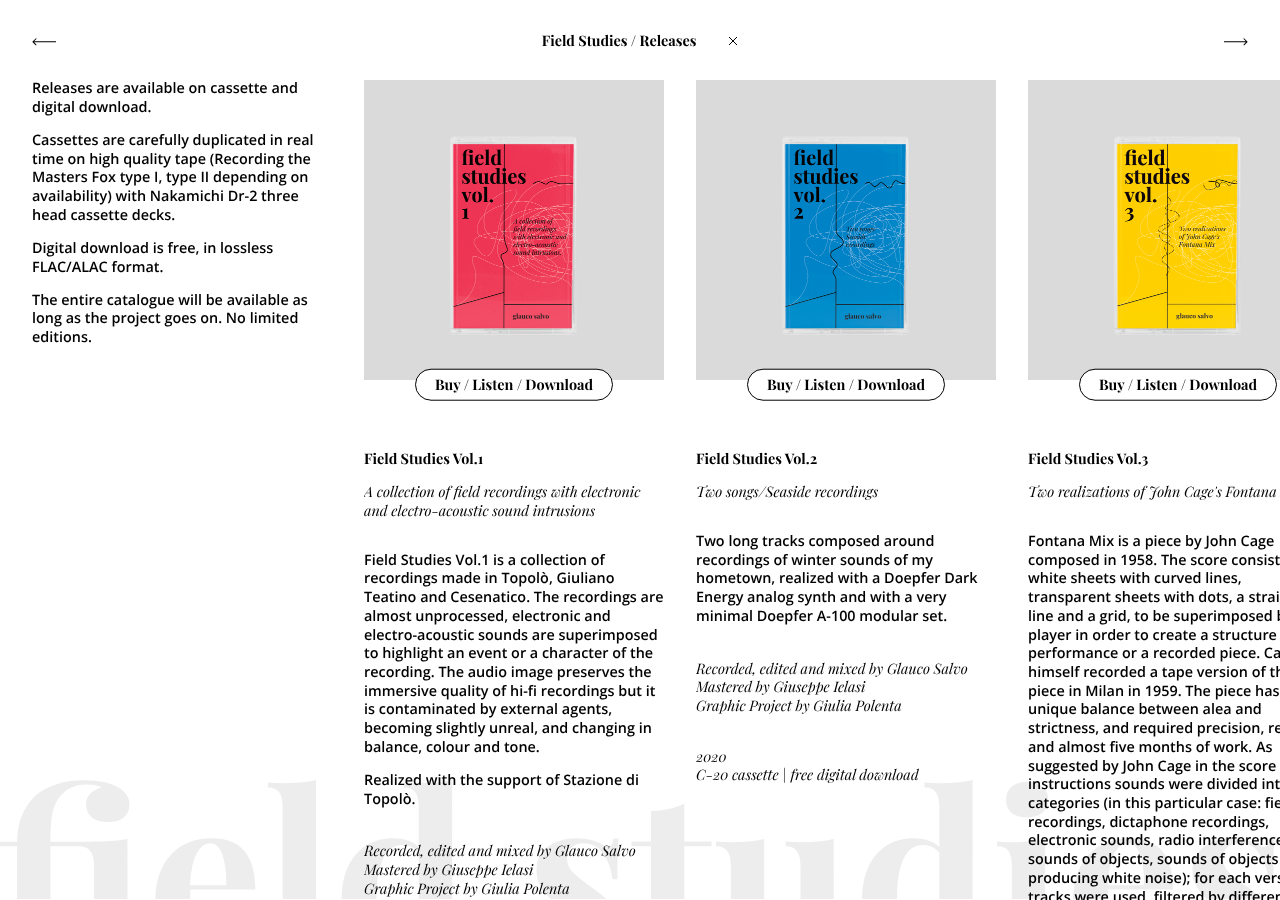
<file: releases.html>
<!DOCTYPE html>
<html lang="en">

<head>
    <meta charset="UTF-8">
    <meta http-equiv="X-UA-Compatible" content="IE=edge">
    <meta name="viewport" content="width=device-width, initial-scale=1.0">
    <title>Field Studies / Releases</title>

    <meta name="description"
        content="Field Studies is a series of soundworks, workshops, live concerts and audio releases focused on field recording, electronic and electro-acoustic music, curated by Glauco Salvo.">
    <link rel="canonical" href="https://fieldstudies.it/">
    <meta name="keywords"
        content="glauco salvo, soundworks, workshops, concerts, audio cassettes, field recording, elettronic, electro-acoustic, music">
    <meta property="og:locale" content="en_US">
    <meta property="og:type" content="website">
    <meta property="og:title" content="Field Studies">
    <meta property="og:description"
        content="Field Studies is a series of soundworks, workshops, live concerts and audio releases focused on field recording, electronic and electro-acoustic music, curated by Glauco Salvo.">
    <meta property="og:url" content="https://fieldstudies.it/">
    <meta property="og:site_name" content="Field Studies">
    <meta property="og:image" content="assets/media/fieldstudies.jpg">
    <meta property="og:image:alt" content="Field Studies's visual identity is a scribble">
    <meta property="og:image:secure_url" content="assets/media/fieldstudies.jpg">
    <meta name="twitter:card" content="summary">
    <meta name="twitter:description"
        content="Field Studies is a series of soundworks, workshops, live concerts and audio releases focused on field recording, electronic and electro-acoustic music, curated by Glauco Salvo.">
    <meta name="twitter:title"
        content="Field Studies is a series of soundworks, workshops, live concerts and audio releases focused on field recording, electronic and electro-acoustic music, curated by Glauco Salvo.">
    <meta name="twitter:image" content="assets/media/fieldstudies.jpg">
    <meta name="twitter:image:alt" content="Field Studies's visual identity is a scribble">
    <meta name="robots" content="index, follow, max-snippet:-1, max-image-preview:large, max-video-preview:-1">
    <link rel="shortcut icon" type="image/png" sizes="48x48" href="assets/media/favicon-48.png">
    <link rel="apple-touch-icon" sizes="192x192" href="assets/media/favicon-192.png">
    <link rel="icon" sizes="512x512" href="assets/media/favicon-512.png">

    <link rel="preconnect" href="https://fonts.googleapis.com">
    <link rel="preconnect" href="https://fonts.gstatic.com" crossorigin>
    <link
        href="https://fonts.googleapis.com/css2?family=Open+Sans:ital,wght@0,600;1,600&family=Playfair+Display:ital,wght@0,700;1,400;1,700&display=swap"
        rel="stylesheet">
    <link rel="stylesheet" href="assets/css/base.css">
    <link rel="stylesheet" href="assets/css/style.css">
</head>

<body>
    <header class="header">
        <nav class="nav">
            <div class="arrow-left">
                <svg viewBox="0 0 25 8" fill="none" xmlns="http://www.w3.org/2000/svg">
                    <path
                        d="M0.646446 3.64645C0.451185 3.84171 0.451185 4.15829 0.646446 4.35356L3.82843 7.53554C4.02369 7.7308 4.34027 7.7308 4.53553 7.53554C4.7308 7.34027 4.7308 7.02369 4.53553 6.82843L1.70711 4L4.53553 1.17157C4.7308 0.976313 4.7308 0.65973 4.53553 0.464468C4.34027 0.269206 4.02369 0.269206 3.82843 0.464468L0.646446 3.64645ZM25 3.5L1 3.5L1 4.5L25 4.5L25 3.5Z"
                        fill="black" />
                </svg>
            </div>
            <div class="nav-title">
                <p>Field Studies / Releases</p>
                <a href="index.html">
                    <svg viewBox="0 0 10 10" fill="none" xmlns="http://www.w3.org/2000/svg">
                        <path d="M1.00005 1L9 9M8.99995 1L1 9" stroke="black" />
                    </svg>
                </a>
            </div>
            <div class="arrow-right">
                <svg viewBox="0 0 25 8" fill="none" xmlns="http://www.w3.org/2000/svg">
                    <path
                        d="M24.3536 4.35355C24.5488 4.15829 24.5488 3.84171 24.3536 3.64645L21.1716 0.464466C20.9763 0.269204 20.6597 0.269204 20.4645 0.464466C20.2692 0.659728 20.2692 0.976311 20.4645 1.17157L23.2929 4L20.4645 6.82843C20.2692 7.02369 20.2692 7.34027 20.4645 7.53553C20.6597 7.7308 20.9763 7.7308 21.1716 7.53553L24.3536 4.35355ZM0 4.5L24 4.5V3.5L0 3.5L0 4.5Z"
                        fill="black" />
                </svg>
            </div>
        </nav>
    </header>

    <section id="grid-container" class="grid-container cms-editable">
        <div class="grid-column">
            <div class="grid-column-content">
                <div class="grid-column-block --intro-txt cms-repeatable">
                    <p>Releases are available on cassette and digital download.</p>
                    <p>Cassettes are carefully duplicated in real time on high quality tape (Recording the Masters Fox
                        type I,
                        type II depending on availability) with Nakamichi Dr-2 three head cassette decks.</p>
                    <p>Digital download is free, in lossless FLAC/ALAC format.</p>
                    <p>The entire catalogue will be available as long as the project goes on. No limited editions.</p>
                </div>
            </div>
        </div>
        <div class="grid-column cms-repeatable">
            <div class="grid-column-content">
                <div class="grid-column-image">
                    <figure><img src="assets/upload/releases/1.png" alt="field studies vol.1 cassette&apos;s cover">
                    </figure>
                    <div class="button"><a target="_blank" rel="noopener">Buy / Listen / Download</a></div>
                </div>
                <div class="grid-column-block --copy-txt cms-repeatable">
                    <p>Field Studies Vol.1</p>
                    <p><em>A collection of field recordings with electronic and electro-acoustic sound intrusions</em>
                    </p>
                </div>
                <div class="grid-column-block --intro-txt cms-repeatable">
                    <p>Field Studies Vol.1 is a collection of recordings made in Topolò, Giuliano Teatino and
                        Cesenatico. The
                        recordings are almost unprocessed, electronic and electro-acoustic sounds are superimposed to
                        highlight an
                        event or a character of the recording. The audio image preserves the immersive quality of hi-fi
                        recordings
                        but it is contaminated by external agents, becoming slightly unreal, and changing in balance,
                        colour and
                        tone.</p>
                    <p>Realized with the support of Stazione di Topolò.</p>
                </div>
                <div class="grid-column-notes --copy-txt cms-repeatable">
                    <p>Recorded, edited and mixed by Glauco Salvo</p>
                    <p>Mastered by Giuseppe Ielasi</p>
                    <p>Graphic Project by Giulia Polenta</p>
                </div>
                <div class="grid-column-notes --copy-txt cms-repeatable">
                    <p>2020</p>
                    <p>C-20 cassette | free digital download</p>
                </div>
            </div>
        </div>
        <div class="grid-column cms-repeatable">
            <div class="grid-column-content">
                <div class="grid-column-image">
                    <figure class="image-wrapper"><img src="assets/upload/releases/2.png"
                            alt="field studies vol.2 cassette&apos;s cover"></figure>
                    <div class="button"><a target="_blank" rel="noopener">Buy / Listen / Download</a></div>
                </div>
                <div class="grid-column-block --copy-txt cms-repeatable">
                    <p>Field Studies Vol.2</p>
                    <p><em>Two songs/Seaside recordings</em></p>
                </div>
                <div class="grid-column-block --intro-txt cms-repeatable">
                    <p>Two long tracks composed around recordings of winter sounds of my hometown, realized with a
                        Doepfer Dark
                        Energy analog synth and with a very minimal Doepfer A-100 modular set.</p>
                </div>
                <div class="grid-column-notes --copy-txt cms-repeatable">
                    <p>Recorded, edited and mixed by Glauco Salvo</p>
                    <p>Mastered by Giuseppe Ielasi</p>
                    <p>Graphic Project by Giulia Polenta</p>
                </div>
                <div class="grid-column-notes --copy-txt cms-repeatable">
                    <p>2020</p>
                    <p>C-20 cassette | free digital download</p>
                </div>
            </div>
        </div>
        <div class="grid-column cms-repeatable">
            <div class="grid-column-content">
                <div class="grid-column-image">
                    <figure class="image-wrapper"><img src="assets/upload/releases/3.png"
                            alt="field studies vol.3 cassette&apos;s cover"></figure>
                    <div class="button"><a target="_blank" rel="noopener">Buy / Listen / Download</a></div>
                </div>
                <div class="grid-column-block --copy-txt cms-repeatable">
                    <p>Field Studies Vol.3</p>
                    <p><em>Two realizations of John Cage&apos;s Fontana Mix</em></p>
                </div>
                <div class="grid-column-block --intro-txt cms-repeatable">
                    <p>Fontana Mix is a piece by John Cage composed in 1958. The score consists of white sheets with
                        curved lines,
                        transparent sheets with dots, a straight line and a grid, to be superimposed by the player in
                        order to
                        create a structure for a performance or a recorded piece. Cage himself recorded a tape version
                        of the piece
                        in Milan in 1959. The piece has a unique balance between alea and strictness, and required
                        precision,
                        respect and almost five months of work. As suggested by John Cage in the score instructions
                        sounds were
                        divided into categories (in this particular case: field recordings, dictaphone recordings,
                        electronic
                        sounds, radio interferences, sounds of objects, sounds of objects producing white noise); for
                        each version
                        40 tracks were used, filtered by different sets of speakers, and processed with different
                        parameters
                        according to the intersections of the lines of the score.</p>
                    <p>The two versions presented here were realized using original audio material, from my archive and
                        specifically produced for the piece.</p>
                </div>
                <div class="grid-column-notes --copy-txt cms-repeatable">
                    <p>Composed by John Cage</p>
                    <p>Recorded, edited and mixed by Glauco Salvo</p>
                    <p>Mastered by Giuseppe Ielasi</p>
                    <p>Graphic Project by Giulia Polenta</p>
                </div>
                <div class="grid-column-notes --copy-txt cms-repeatable">
                    <p>2021</p>
                    <p>C-20 cassette with digital download</p>
                </div>
                <figure><img src="assets/upload/releases/fontana-mix-appunti.jpg"
                        alt="example of Fontana Mix score by Jhon Cage"></figure>
                <figure><img src="assets/upload/releases/fontana-mix-score.jpg"
                        alt="example of Fontana Mix score by Jhon Cage">
                </figure>
            </div>
        </div>
        <div class="grid-column cms-repeatable">
            <div class="grid-column-content">
                <div class="grid-column-image">
                    <figure class="image-wrapper"><img src="assets/upload/releases/4.png"
                            alt="field studies vol.4 cassette&apos;s cover"></figure>
                    <div class="button"><a target="_blank" rel="noopener">Buy / Listen / Download</a></div>
                </div>
                <div class="grid-column-block --copy-txt cms-repeatable">
                    <p>Field Studies Vol.4</p>
                    <p><em>5 small studies on field recording and minimal electronics</em></p>
                </div>
                <div class="grid-column-block --intro-txt cms-repeatable">
                    <p>Field Studies Vol.4 is a new collection of tracks, including field recordings made in Seneghe,
                        Giuliano
                        Teatino, Mondaino and Topolò. The recordings are in relationship with minimal electronic sounds
                        created with
                        a Doepfer A-100 modular synth, dc-motors and tape machines. These tracks are an attempt to find
                        a balance
                        between environmental sounds and electronics, creating together a new, unreal place.</p>
                    <p>Realized with support of Cabudanne de Sos Poetas/Settembre dei Poeti, Seneghe, Stazione di
                        Topolò.</p>
                </div>
                <div class="grid-column-notes --copy-txt cms-repeatable">
                    <p>Recorded, edited and mixed by Glauco Salvo</p>
                    <p>Mastered by Giuseppe Ielasi</p>
                    <p>Graphic Project by Giulia Polenta</p>
                </div>
                <div class="grid-column-notes --copy-txt cms-repeatable">
                    <p>2022</p>
                    <p>C-20 cassette | free digital download</p>
                </div>
            </div>
        </div>
        <div class="grid-column cms-repeatable">
            <div class="grid-column-content">
                <div class="grid-column-image">
                    <figure class="image-wrapper"><img src="assets/upload/releases/5.png"
                            alt="field studies vol.5 cassette&apos;s cover"></figure>
                    <div class="button"><a target="_blank" rel="noopener">Buy / Listen / Download</a></div>
                </div>
                <div class="grid-column-block --copy-txt cms-repeatable">
                    <p>Field Studies Vol.5</p>
                    <p><em>Extract from dictaphone recordings journal 2019-2022</em></p>
                </div>
                <div class="grid-column-block --intro-txt cms-repeatable">
                    <p>In 2019, inspired by south-korean artist Jin Sangtae&apos;s daily recordings, I started an audio
                        journal,
                        recording one minute every day with a portable cassette recorder. The project is an ongoing
                        archive,
                        consisting of sounds I encounter in my daily life, filtered by the low-fi quality of the tape
                        recorder. On
                        occasion of Nobody&apos;s Indiscipline 2019, a practice sharing platform organized by Annamaria
                        Ajmone and
                        Sara Leghissa, my cassette recorder was shared by 20 artists for a week, temporarily turning the
                        project
                        into a collective journal of the event.</p>
                    <p>In september 2022, during a residency at ORA | Orobie Residenze Artistiche, I organized a
                        selection of the
                        recordings in the form presented here.</p>
                    <p>The recordings include portions of a sleeping concert by Giovanni Lami, a soundcheck by Giovanni
                        Di
                        Domenico and of “Fisica Dell&apos;Aspra Comunione” a dance piece by Claudia Castellucci with
                        Compagnia Mòra.
                        Thanks for the permission to use the recordings.</p>
                    <p>Realized with the support of ORA | Orobie Residenze Artistiche/IntercettAzioni Centro di
                        Residenza
                        Artistica della Lombardia and Nobody&apos;s Indiscipline Milan.</p>
                </div>
                <div class="grid-column-notes --copy-txt cms-repeatable">
                    <p>Recorded, edited and mixed by Glauco Salvo</p>
                    <p>Mastered by Giuseppe Ielasi</p>
                    <p>Graphic Project by Giulia Polenta</p>
                </div>
                <div class="grid-column-notes --copy-txt cms-repeatable">
                    <p>2022</p>
                    <p>C-20 cassette | free digital download</p>
                </div>
            </div>
        </div>
    </section>

    <section id="popup-container" class="popup-container">
        <div class="popup-wrapper">
            <div class="popup-header cms-lock">
                <div class="nav-title">
                    <p>Field Studies / Releases / Gallery</p>
                    <div class="popup-close-button">
                        <svg viewBox="0 0 10 10" fill="none" xmlns="http://www.w3.org/2000/svg">
                            <path d="M1.00005 1L9 9M8.99995 1L1 9" stroke="black" />
                        </svg>
                    </div>
                </div>
            </div>
            <div id="gallery" class="popup-content cms-editable">
                <!-- not empty -->
            </div>
        </div>
    </section>

    <footer class="footer">
        <svg viewBox="0 0 1417 132" fill="none" xmlns="http://www.w3.org/2000/svg">
            <path
                d="M91.904 0.255997C101.803 0.255997 109.909 1.024 116.224 2.56C122.539 4.096 128.085 6.4 132.864 9.472C135.936 11.3493 138.411 13.824 140.288 16.896C142.336 19.968 143.36 23.296 143.36 26.88C143.36 33.024 141.227 37.888 136.96 41.472C132.864 44.8853 126.976 46.592 119.296 46.592C111.787 46.592 105.899 44.8853 101.632 41.472C97.3653 37.888 95.232 33.1093 95.232 27.136C95.232 22.6987 96.6827 18.8587 99.584 15.616C102.656 12.2027 106.837 9.728 112.128 8.192C110.421 7.168 108.032 6.4 104.96 5.888C102.059 5.20533 98.9013 4.864 95.488 4.864C80.64 4.864 69.7173 11.1787 62.72 23.808C60.16 28.2453 58.368 33.792 57.344 40.448C56.32 46.9333 55.808 56.2347 55.808 68.352H86.272C100.096 68.352 110.848 68.1813 118.528 67.84C126.379 67.328 133.888 66.4747 141.056 65.28V176.64C141.056 183.637 142.336 188.501 144.896 191.232C147.627 193.792 152.32 195.072 158.976 195.072V200.448C140.544 199.765 128.683 199.424 123.392 199.424C118.101 199.424 106.24 199.765 87.808 200.448V195.072C93.952 195.072 98.2187 193.792 100.608 191.232C102.997 188.501 104.192 183.637 104.192 176.64V96C104.192 88.1493 102.827 82.432 100.096 78.848C97.536 75.264 92.928 73.472 86.272 73.472H55.808V176.64C55.808 183.637 57.5147 188.501 60.928 191.232C64.3413 193.792 69.4613 195.072 76.288 195.072V200.448L69.632 200.192C52.736 199.68 42.24 199.424 38.144 199.424C32.6827 199.424 22.016 199.68 6.144 200.192C4.94933 200.363 3.24267 200.448 1.024 200.448V195.072C7.68 195.072 12.288 193.792 14.848 191.232C17.5787 188.501 18.944 183.637 18.944 176.64V73.472H0V68.352H18.944C18.944 47.36 25.6853 30.3787 39.168 17.408C45.1413 11.9467 52.736 7.76534 61.952 4.864C71.168 1.792 81.152 0.255997 91.904 0.255997Z" />
            <path
                d="M243.806 183.04C257.801 183.04 269.065 176.213 277.598 162.56L282.206 164.096C278.793 175.189 272.649 184.661 263.774 192.512C255.07 200.192 244.147 204.032 231.006 204.032C212.915 204.032 198.494 198.315 187.742 186.88C177.161 175.275 171.87 158.208 171.87 135.68C171.87 112.64 177.587 95.0613 189.022 82.944C200.457 70.656 215.646 64.512 234.59 64.512C266.675 64.512 282.718 83.456 282.718 121.344H210.782C210.611 123.904 210.526 127.915 210.526 133.376C210.526 144.64 212.062 154.027 215.134 161.536C218.377 169.045 222.473 174.507 227.422 177.92C232.542 181.333 238.003 183.04 243.806 183.04ZM233.054 69.888C226.91 69.888 221.79 73.728 217.694 81.408C213.769 88.9173 211.294 100.608 210.27 116.48H250.462C250.803 102.997 249.438 91.904 246.366 83.2C243.465 74.3253 239.027 69.888 233.054 69.888Z" />
            <path
                d="M349.766 176.64C349.766 183.637 350.961 188.501 353.35 191.232C355.739 193.792 360.006 195.072 366.15 195.072V200.448C348.401 199.765 336.966 199.424 331.846 199.424C326.043 199.424 314.267 199.765 296.518 200.448V195.072C302.491 195.072 306.673 193.792 309.062 191.232C311.622 188.501 312.902 183.637 312.902 176.64V30.72C312.902 22.8693 311.622 17.152 309.062 13.568C306.673 9.984 302.491 8.192 296.518 8.192V2.81601C301.979 3.328 307.27 3.584 312.39 3.584C327.238 3.584 339.697 2.38933 349.766 0V176.64Z" />
            <path
                d="M500.494 172.288C500.494 180.139 501.689 185.856 504.078 189.44C506.467 193.024 510.734 194.816 516.878 194.816V200.192C511.587 199.68 506.297 199.424 501.006 199.424C485.817 199.424 473.358 200.619 463.63 203.008V180.992C457.827 196.352 446.734 204.032 430.35 204.032C414.307 204.032 401.507 198.229 391.95 186.624C382.563 174.848 377.955 157.184 378.126 133.632C378.126 118.613 380.515 105.984 385.294 95.744C390.243 85.3333 396.985 77.568 405.518 72.448C414.222 67.1573 424.121 64.512 435.214 64.512C447.673 64.512 457.145 67.7547 463.63 74.24V30.72C463.63 22.8693 462.35 17.152 459.79 13.568C457.401 9.984 453.219 8.192 447.246 8.192V2.81601C452.707 3.328 457.998 3.584 463.118 3.584C477.966 3.584 490.425 2.38933 500.494 0V172.288ZM440.846 193.024C446.478 193.024 451.427 190.976 455.694 186.88C460.131 182.784 462.777 177.237 463.63 170.24V80.64C459.363 74.8373 453.134 71.936 444.942 71.936C435.897 71.936 428.899 77.1413 423.95 87.552C419.001 97.9627 416.611 113.493 416.782 134.144C416.611 154.965 418.574 169.984 422.67 179.2C426.937 188.416 432.995 193.024 440.846 193.024Z" />
            <path
                d="M637.98 64.512C644.465 64.512 650.439 65.3653 655.9 67.072C661.361 68.608 665.543 70.4 668.444 72.448C670.151 73.6427 671.687 74.24 673.052 74.24C674.588 74.24 675.868 73.472 676.892 71.936C678.087 70.2293 678.855 67.84 679.196 64.768H684.572C683.889 73.472 683.548 88.4907 683.548 109.824H678.172C676.636 98.56 673.223 89.1733 667.932 81.664C662.812 73.984 655.303 70.144 645.404 70.144C640.284 70.144 636.017 71.5947 632.604 74.496C629.361 77.3973 627.74 81.408 627.74 86.528C627.74 92.3307 629.703 97.3653 633.628 101.632C637.553 105.728 643.697 110.763 652.06 116.736L659.484 122.112C669.895 129.963 677.575 136.96 682.524 143.104C687.473 149.248 689.948 156.928 689.948 166.144C689.948 173.653 687.729 180.309 683.292 186.112C679.025 191.915 673.223 196.352 665.884 199.424C658.545 202.496 650.439 204.032 641.564 204.032C632.177 204.032 624.156 202.24 617.5 198.656C612.039 195.925 608.113 194.133 605.724 193.28C604.017 192.768 602.481 193.365 601.116 195.072C599.921 196.608 598.983 198.997 598.3 202.24H592.924C593.607 192.512 593.948 175.445 593.948 151.04H599.324C602.737 182.443 614.257 198.144 633.884 198.144C638.833 198.144 643.015 196.693 646.428 193.792C650.012 190.72 651.804 186.112 651.804 179.968C651.804 175.189 650.695 170.923 648.476 167.168C646.428 163.413 643.783 160.085 640.54 157.184C637.297 154.283 632.433 150.272 625.948 145.152C618.268 139.008 612.38 134.059 608.284 130.304C604.359 126.549 600.945 122.112 598.044 116.992C595.313 111.872 593.948 106.155 593.948 99.84C593.948 88.9173 598.215 80.2987 606.748 73.984C615.281 67.6693 625.692 64.512 637.98 64.512Z" />
            <path
                d="M757.51 68.096H787.718V73.216H757.51V176.64C757.51 181.76 758.363 185.429 760.07 187.648C761.947 189.696 764.849 190.72 768.774 190.72C776.113 190.72 781.915 185.6 786.182 175.36L790.534 177.664C784.049 195.243 772.358 204.032 755.462 204.032C744.198 204.032 735.665 201.131 729.862 195.328C726.278 191.744 723.803 187.307 722.438 182.016C721.243 176.555 720.646 169.131 720.646 159.744V73.216H699.142V68.096H720.646V34.304C734.811 34.304 747.099 31.5733 757.51 26.112V68.096Z" />
            <path
                d="M923.03 172.544C923.03 180.395 924.225 186.112 926.614 189.696C929.174 193.28 933.441 195.072 939.414 195.072V200.448C934.123 199.936 928.833 199.68 923.542 199.68C908.694 199.68 896.235 200.875 886.166 203.264V180.224C878.315 196.096 864.577 204.032 844.95 204.032C832.15 204.032 822.849 200.704 817.046 194.048C814.315 190.805 812.267 186.624 810.902 181.504C809.707 176.213 809.11 169.301 809.11 160.768V96C809.11 88.1493 807.83 82.432 805.27 78.848C802.881 75.264 798.699 73.472 792.726 73.472V68.096C798.017 68.608 803.307 68.864 808.598 68.864C823.446 68.864 835.905 67.6693 845.974 65.28V171.264C845.974 178.432 846.998 183.808 849.046 187.392C851.265 190.976 855.361 192.768 861.334 192.768C868.161 192.768 873.963 189.952 878.742 184.32C883.691 178.517 886.166 171.435 886.166 163.072V96C886.166 88.1493 884.886 82.432 882.326 78.848C879.937 75.264 875.755 73.472 869.782 73.472V68.096C875.243 68.608 880.534 68.864 885.654 68.864C900.502 68.864 912.961 67.6693 923.03 65.28V172.544Z" />
            <path
                d="M1076.74 172.288C1076.74 180.139 1077.94 185.856 1080.33 189.44C1082.72 193.024 1086.98 194.816 1093.13 194.816V200.192C1087.84 199.68 1082.55 199.424 1077.26 199.424C1062.07 199.424 1049.61 200.619 1039.88 203.008V180.992C1034.08 196.352 1022.98 204.032 1006.6 204.032C990.557 204.032 977.757 198.229 968.2 186.624C958.813 174.848 954.205 157.184 954.376 133.632C954.376 118.613 956.765 105.984 961.544 95.744C966.493 85.3333 973.235 77.568 981.768 72.448C990.472 67.1573 1000.37 64.512 1011.46 64.512C1023.92 64.512 1033.39 67.7547 1039.88 74.24V30.72C1039.88 22.8693 1038.6 17.152 1036.04 13.568C1033.65 9.984 1029.47 8.192 1023.5 8.192V2.81601C1028.96 3.328 1034.25 3.584 1039.37 3.584C1054.22 3.584 1066.67 2.38933 1076.74 0V172.288ZM1017.1 193.024C1022.73 193.024 1027.68 190.976 1031.94 186.88C1036.38 182.784 1039.03 177.237 1039.88 170.24V80.64C1035.61 74.8373 1029.38 71.936 1021.19 71.936C1012.15 71.936 1005.15 77.1413 1000.2 87.552C995.251 97.9627 992.861 113.493 993.032 134.144C992.861 154.965 994.824 169.984 998.92 179.2C1003.19 188.416 1009.25 193.024 1017.1 193.024Z" />
            <path
                d="M1137.07 2.048C1144.24 2.048 1149.87 3.84001 1153.97 7.42401C1158.23 10.8373 1160.37 15.616 1160.37 21.76C1160.37 27.904 1158.23 32.768 1153.97 36.352C1149.87 39.7653 1144.24 41.472 1137.07 41.472C1129.9 41.472 1124.19 39.7653 1119.92 36.352C1115.82 32.768 1113.78 27.904 1113.78 21.76C1113.78 15.616 1115.82 10.8373 1119.92 7.42401C1124.19 3.84001 1129.9 2.048 1137.07 2.048ZM1157.04 176.64C1157.04 183.637 1158.23 188.501 1160.62 191.232C1163.18 193.792 1167.45 195.072 1173.42 195.072V200.448C1156.36 199.765 1145.01 199.424 1139.38 199.424C1134.09 199.424 1122.22 199.765 1103.79 200.448V195.072C1109.94 195.072 1114.2 193.792 1116.59 191.232C1118.98 188.501 1120.18 183.637 1120.18 176.64V96C1120.18 88.1493 1118.98 82.432 1116.59 78.848C1114.2 75.264 1109.94 73.472 1103.79 73.472V68.096C1109.25 68.608 1114.54 68.864 1119.66 68.864C1134.85 68.864 1147.31 67.6693 1157.04 65.28V176.64Z" />
            <path
                d="M1259.81 183.04C1273.8 183.04 1285.06 176.213 1293.6 162.56L1298.21 164.096C1294.79 175.189 1288.65 184.661 1279.77 192.512C1271.07 200.192 1260.15 204.032 1247.01 204.032C1228.92 204.032 1214.49 198.315 1203.74 186.88C1193.16 175.275 1187.87 158.208 1187.87 135.68C1187.87 112.64 1193.59 95.0613 1205.02 82.944C1216.46 70.656 1231.65 64.512 1250.59 64.512C1282.68 64.512 1298.72 83.456 1298.72 121.344H1226.78C1226.61 123.904 1226.53 127.915 1226.53 133.376C1226.53 144.64 1228.06 154.027 1231.13 161.536C1234.38 169.045 1238.47 174.507 1243.42 177.92C1248.54 181.333 1254 183.04 1259.81 183.04ZM1249.05 69.888C1242.91 69.888 1237.79 73.728 1233.69 81.408C1229.77 88.9173 1227.29 100.608 1226.27 116.48H1266.46C1266.8 102.997 1265.44 91.904 1262.37 83.2C1259.46 74.3253 1255.03 69.888 1249.05 69.888Z" />
            <path
                d="M1364.23 64.512C1370.72 64.512 1376.69 65.3653 1382.15 67.072C1387.61 68.608 1391.79 70.4 1394.69 72.448C1396.4 73.6427 1397.94 74.24 1399.3 74.24C1400.84 74.24 1402.12 73.472 1403.14 71.936C1404.34 70.2293 1405.1 67.84 1405.45 64.768H1410.82C1410.14 73.472 1409.8 88.4907 1409.8 109.824H1404.42C1402.89 98.56 1399.47 89.1733 1394.18 81.664C1389.06 73.984 1381.55 70.144 1371.65 70.144C1366.53 70.144 1362.27 71.5947 1358.85 74.496C1355.61 77.3973 1353.99 81.408 1353.99 86.528C1353.99 92.3307 1355.95 97.3653 1359.88 101.632C1363.8 105.728 1369.95 110.763 1378.31 116.736L1385.73 122.112C1396.14 129.963 1403.82 136.96 1408.77 143.104C1413.72 149.248 1416.2 156.928 1416.2 166.144C1416.2 173.653 1413.98 180.309 1409.54 186.112C1405.28 191.915 1399.47 196.352 1392.13 199.424C1384.8 202.496 1376.69 204.032 1367.81 204.032C1358.43 204.032 1350.41 202.24 1343.75 198.656C1338.29 195.925 1334.36 194.133 1331.97 193.28C1330.27 192.768 1328.73 193.365 1327.37 195.072C1326.17 196.608 1325.23 198.997 1324.55 202.24H1319.17C1319.86 192.512 1320.2 175.445 1320.2 151.04H1325.57C1328.99 182.443 1340.51 198.144 1360.13 198.144C1365.08 198.144 1369.26 196.693 1372.68 193.792C1376.26 190.72 1378.05 186.112 1378.05 179.968C1378.05 175.189 1376.94 170.923 1374.73 167.168C1372.68 163.413 1370.03 160.085 1366.79 157.184C1363.55 154.283 1358.68 150.272 1352.2 145.152C1344.52 139.008 1338.63 134.059 1334.53 130.304C1330.61 126.549 1327.2 122.112 1324.29 116.992C1321.56 111.872 1320.2 106.155 1320.2 99.84C1320.2 88.9173 1324.46 80.2987 1333 73.984C1341.53 67.6693 1351.94 64.512 1364.23 64.512Z" />
        </svg>
    </footer>

    <canvas style="display: none;">
        <!-- not empty -->
    </canvas>

    <script src="assets/js/script.js"></script>
</body>

</html>
</file>
<file: assets/css/base.css>
* {
    margin: 0;
    padding: 0;
    -webkit-box-sizing: border-box;
    box-sizing: border-box;
    text-rendering: geometricPrecision;
    -webkit-font-smoothing: antialiased;
    -moz-osx-font-smoothing: grayscale;
}

a,
abbr,
acronym,
address,
applet,
article,
aside,
audio,
b,
big,
blockquote,
body,
canvas,
caption,
center,
cite,
code,
dd,
del,
details,
dfn,
div,
dl,
dt,
em,
embed,
fieldset,
figcaption,
figure,
footer,
form,
h1,
h2,
h3,
h4,
h5,
h6,
header,
hgroup,
html,
i,
iframe,
img,
ins,
kbd,
label,
legend,
li,
main,
mark,
menu,
nav,
object,
ol,
output,
p,
pre,
q,
ruby,
s,
samp,
section,
small,
span,
strike,
strong,
sub,
summary,
sup,
table,
tbody,
td,
tfoot,
th,
thead,
time,
tr,
tt,
u,
ul,
var,
video {
    margin: 0;
    padding: 0;
    border: 0;
    font: inherit;
    vertical-align: baseline;
}

article,
aside,
details,
figcaption,
figure,
footer,
header,
hgroup,
menu,
nav,
section {
    display: block;
}

ol,
ul {
    list-style: none;
}

blockquote,
q {
    quotes: none;
}

blockquote:after,
blockquote:before,
q:after,
q:before {
    content: "";
    content: none;
}

table {
    border-collapse: collapse;
    border-spacing: 0;
}

html {
    -webkit-box-sizing: border-box;
    box-sizing: border-box;
}

:after,
:before {
    -webkit-box-sizing: inherit;
    box-sizing: inherit;
}

a,
del,
ins {
    text-decoration: none;
}

a {
    color: inherit;
}

button,
label {
    cursor: pointer;
}

button,
input {
    outline: 0;
}

::-webkit-scrollbar {
    display: none;
}

img::-moz-selection {
    background-color: transparent;
}

img::selection {
    background-color: transparent;
}

::-moz-selection {
    background-color: var(--bg-color);
    color: var(--vivid-color);
}

::selection {
    background-color: var(--bg-color);
    color: var(--vivid-color);
}

canvas {
    position: absolute;
    top: 0;
    left: 0;
    width: 100%;
    height: var(--doc-height);
    vertical-align: bottom;
    z-index: -1;
    pointer-events: none;
}
</file>
<file: assets/css/style.css>
:root {
    --doc-height: 100%;
    --font-size: .9rem;
    --txt-gap: .9rem;
    --div-gap: 2rem;
    --bg-color: #fff;
    --txt-color: #000;
    --acc-color: #e7e7e7;
    --vivid-color: #e62448;
}

body {
    width: 100%;
    height: var(--doc-height);
    color: var(--txt-color);
}

canvas.hide {
    display: none;
}

.--intro-txt {
    font-family: "Open Sans", sans-serif;
    font-size: var(--font-size);
    font-weight: 600;
    line-height: 1.3;
}

.--intro-txt em {
    font-family: "Open Sans", sans-serif;
    font-size: var(--font-size);
    font-weight: 600;
    font-style: italic;
    line-height: 1.3;
}

.--copy-txt {
    font-family: "Playfair Display", serif;
    font-size: var(--font-size);
    font-weight: 700;
    font-style: normal;
    line-height: 1.3;
}

.--copy-txt em {
    font-family: "Playfair Display", serif;
    font-size: var(--font-size);
    font-weight: 400;
    font-style: italic;
    line-height: 1.3;
}

.--txt-link {
    font-family: "Playfair Display", serif;
    font-size: var(--font-size);
    font-weight: 700;
    font-style: normal;
    line-height: 1.3;
    text-decoration: underline;
    cursor: pointer;
}

.--txt-link:hover {
    font-style: italic;
}

figcaption {
    font-family: "Playfair Display", serif;
    font-size: var(--font-size);
    font-weight: 400;
    font-style: italic;
}

a {
    font-family: "Playfair Display", serif;
    font-weight: 700;
    font-size: var(--font-size);
}

a,
.nav a,
.menu-link a,
.nav-link a,
.button a {
    font-style: normal;
    cursor: pointer;
}

a:hover,
.nav a:hover,
.menu-link a:hover,
.menu-link a.current,
.nav-link a.current,
.button a:hover {
    font-style: italic;
}

.menu-link a,
.nav-link a,
.txt-link a {
    background-color: var(--bg-color);
}

section,
.main {
    height: var(--doc-height);
    width: 100vw;
    position: absolute;
    overflow: hidden;
}

.header {
    width: 100%;
    height: 80px;
    display: -webkit-box;
    display: -ms-flexbox;
    display: flex;
    -webkit-box-pack: center;
    -ms-flex-pack: center;
    justify-content: center;
    -webkit-box-orient: vertical;
    -webkit-box-direction: normal;
    -ms-flex-direction: column;
    flex-direction: column;
    -ms-flex-wrap: nowrap;
    flex-wrap: nowrap;
    padding: 0 2rem;
    position: fixed;
    top: 0;
    left: 0;
    z-index: 2;
}

.nav {
    width: 100%;
    font-family: "Playfair Display", serif;
    font-weight: 700;
    font-size: var(--font-size);
    display: -webkit-box;
    display: -ms-flexbox;
    display: flex;
    -webkit-box-pack: justify;
    -ms-flex-pack: justify;
    justify-content: space-between;
}

.main {
    -webkit-transition: all .5s ease;
    -o-transition: all .5s ease;
    transition: all .5s ease;
}

.main-background {
    width: 100%;
    height: 100%;
    position: fixed;
    top: 0;
    left: 0;
    background-image: url("../media/sgorbio.svg");
    background-position: top center;
    background-attachment: fixed;
    background-repeat: no-repeat;
    background-size: cover;
    pointer-events: none;
}

.header.overlay,
.main.overlay,
.grid-container.overlay,
.info-container.open.overlay {
    opacity: .3;
    pointer-events: none;
}

.menu {
    font-family: "Playfair Display", serif;
    font-weight: 700;
    font-size: var(--font-size);
    width: 100%;
    height: 100%;
    position: fixed;
    overflow: hidden;
    display: -ms-grid;
    display: grid;
    /* -ms-grid-columns: (1fr)[5]; */
    grid-template-columns: repeat(5, 1fr);
    padding: 0 180px;
    opacity: 1;
    -webkit-transition: all .5s ease;
    -o-transition: all .5s ease;
    transition: all .5s ease;
}

.menu.hide {
    opacity: 0;
}

.menu-link {
    position: relative;
    white-space: nowrap;
}

.menu-link a {
    display: inline-block;
    margin: 4px;
}

.menu-link:nth-of-type(1) {
    -webkit-transform: translateY(55%) translateX(15%);
    -ms-transform: translateY(55%) translateX(15%);
    transform: translateY(55%) translateX(15%);
    text-align: right;
}

.menu-link:nth-of-type(2) {
    -webkit-transform: translateY(26%) translateX(5%);
    -ms-transform: translateY(26%) translateX(5%);
    transform: translateY(26%) translateX(5%);
    text-align: center;
}

.menu-link:nth-of-type(3) {
    -webkit-transform: translateY(83%) translateX(-25%);
    -ms-transform: translateY(83%) translateX(-25%);
    transform: translateY(83%) translateX(-25%);
    text-align: left;
}

.menu-link:nth-of-type(4) {
    -webkit-transform: translateY(90%);
    -ms-transform: translateY(90%);
    transform: translateY(90%);
    text-align: right;
}

.menu-link:nth-of-type(5) {
    -webkit-transform: translateY(20%) translateX(-15%);
    -ms-transform: translateY(20%) translateX(-15%);
    transform: translateY(20%) translateX(-15%);
    text-align: left;
}

.arrow-left,
.arrow-right {
    width: 1.5rem;
    cursor: pointer;
    background-color: var(--bg-color);
    outline: solid 2px var(--bg-color);
}

.nav-title,
.nav-link {
    font-family: "Playfair Display", serif;
    font-weight: 700;
    font-size: var(--font-size);
    display: -webkit-box;
    display: -ms-flexbox;
    display: flex;
    gap: var(--div-gap);
    -webkit-box-align: baseline;
    -ms-flex-align: baseline;
    align-items: baseline;
}

.nav-link:nth-of-type(2) {
    -webkit-box-orient: horizontal;
    -webkit-box-direction: reverse;
    -ms-flex-direction: row-reverse;
    flex-direction: row-reverse;
}

.nav-link svg,
.nav-title svg {
    width: 10px;
    height: 10px;
    cursor: pointer;
    background-color: var(--bg-color);
    outline: solid 2px var(--bg-color);
}

.button {
    width: -webkit-fit-content;
    width: -moz-fit-content;
    width: fit-content;
    background-color: var(--bg-color);
    border: solid 1px var(--txt-color);
    border-radius: 48px;
    padding: .3rem 1.2rem;
    text-align: center;
}

.grid-container {
    height: calc(var(--doc-height) - 80px);
    display: -webkit-box;
    display: -ms-flexbox;
    display: flex;
    gap: var(--div-gap);
    padding: 0 32px;
    overflow-x: scroll;
    overflow-y: hidden;
    top: 80px;
}

.grid-column {
    width: 300px;
    min-width: 300px;
    max-width: 300px;
    overflow-y: scroll;
    padding-bottom: 32px;
}

.grid-column-content {
    display: -webkit-box;
    display: -ms-flexbox;
    display: flex;
    -webkit-box-orient: vertical;
    -webkit-box-direction: normal;
    -ms-flex-direction: column;
    flex-direction: column;
    gap: var(--div-gap);
}

.grid-column-content img {
    width: 100%;
    cursor: pointer;
    -webkit-transition: -webkit-filter .5s ease;
    transition: -webkit-filter .5s ease;
    -o-transition: filter .5s ease;
    transition: filter .5s ease;
    transition: filter .5s ease, -webkit-filter .5s ease;
}

.grid-column-content img:hover {
    -webkit-filter: brightness(0);
    filter: brightness(0);
}

.grid-column-block {
    display: -webkit-box;
    display: -ms-flexbox;
    display: flex;
    -webkit-box-orient: vertical;
    -webkit-box-direction: normal;
    -ms-flex-direction: column;
    flex-direction: column;
    gap: var(--txt-gap);
}

.grid-column-image {
    position: relative;
    display: -webkit-box;
    display: -ms-flexbox;
    display: flex;
    -webkit-box-orient: vertical;
    -webkit-box-direction: normal;
    -ms-flex-direction: column;
    flex-direction: column;
    -webkit-box-align: center;
    -ms-flex-align: center;
    align-items: center;
}

.grid-column-image img {
    min-width: 300px;
    width: 100%;
    cursor: pointer;
    -webkit-transition: -webkit-filter .5s ease;
    transition: -webkit-filter .5s ease;
    -o-transition: filter .5s ease;
    transition: filter .5s ease;
    transition: filter .5s ease, -webkit-filter .5s ease;
}

.grid-column-image .button {
    -webkit-transform: translateY(-50%);
    -ms-transform: translateY(-50%);
    transform: translateY(-50%);
}

.grid-column-notes {
    font-weight: 400;
    font-style: italic;
}

.grid-column-dates img {
    width: 100%;
    min-width: 300px;
    height: 200px;
    -o-object-fit: cover;
    object-fit: cover;
    margin-top: 1rem;
    cursor: pointer;
    -webkit-transition: -webkit-filter .5s ease;
    transition: -webkit-filter .5s ease;
    -o-transition: filter .5s ease;
    transition: filter .5s ease;
    transition: filter .5s ease, -webkit-filter .5s ease;
}

.grid-column-dates img:hover {
    -webkit-filter: brightness(0);
    filter: brightness(0);
}

.grid-column-dates p:nth-of-type(1) {
    font-family: "Open Sans", sans-serif;
    font-size: var(--font-size);
    font-weight: 600;
    line-height: 1.3;
}

.grid-column-dates p:nth-of-type(2) {
    font-family: "Playfair Display", serif;
    font-size: var(--font-size);
    font-weight: 700;
    font-style: normal;
    line-height: 1.3;
}

.grid-column-dates p:nth-of-type(3) {
    font-family: "Playfair Display", serif;
    font-size: var(--font-size);
    font-weight: 400;
    font-style: italic;
    line-height: 1.3;
}

.info-container {
    width: 300px;
    height: calc(var(--doc-height) - 80px);
    top: 80px;
    z-index: 3;
    opacity: 0;
    pointer-events: none;
    -webkit-transition: all .5s .25s ease;
    -o-transition: all .5s .25s ease;
    transition: all .5s .25s ease;
}

.info-wrapper {
    height: calc(var(--doc-height) - 160px);
    overflow-y: scroll;
}

#field-studies {
    left: 2rem;
}

#glauco-salvo {
    right: 2rem;
}

.info-content {
    display: -webkit-box;
    display: -ms-flexbox;
    display: flex;
    -webkit-box-orient: vertical;
    -webkit-box-direction: normal;
    -ms-flex-direction: column;
    flex-direction: column;
    gap: var(--div-gap);
}

.info-content-block {
    display: -webkit-box;
    display: -ms-flexbox;
    display: flex;
    -webkit-box-orient: vertical;
    -webkit-box-direction: normal;
    -ms-flex-direction: column;
    flex-direction: column;
    gap: var(--txt-gap);
}

.info-close-button {
    opacity: 0;
    pointer-events: none;
    -webkit-transition: all .5s .25s ease;
    -o-transition: all .5s .25s ease;
    transition: all .5s .25s ease;
}

.info-close-button.show {
    opacity: 1;
    pointer-events: all;
}

.popup-container {
    width: calc(50vw - 4rem);
    height: calc(var(--doc-height) - 80px);
    top: 0;
    left: 50%;
    -webkit-transform: translateX(-50%);
    -ms-transform: translateX(-50%);
    transform: translateX(-50%);
    z-index: 4;
    opacity: 0;
    pointer-events: none;
    -webkit-transition: all .5s .25s ease;
    -o-transition: all .5s .25s ease;
    transition: all .5s .25s ease;
}

.info-container.open,
.popup-container.open {
    opacity: 1;
    pointer-events: all;
}

.info-wrapper,
.popup-wrapper {
    display: none;
}

.info-container.open .info-wrapper,
.popup-container.open .popup-wrapper {
    display: block;
}

.popup-content {
    width: 100%;
    max-height: calc(var(--doc-height) - 160px);
    background-color: var(--bg-color);
    display: -webkit-box;
    display: -ms-flexbox;
    display: flex;
    -webkit-box-orient: vertical;
    -webkit-box-direction: normal;
    -ms-flex-direction: column;
    flex-direction: column;
    gap: var(--div-gap);
    overflow-x: hidden;
    overflow-y: scroll;
    border-bottom: solid 1rem var(--bg-color);
    border-left: solid 1rem var(--bg-color);
    border-right: solid 1rem var(--bg-color);
}

.popup-content img {
    width: 100%;
}

.popup-header {
    height: 80px;
    display: -webkit-box;
    display: -ms-flexbox;
    display: flex;
    -webkit-box-align: center;
    -ms-flex-align: center;
    align-items: center;
    -webkit-box-pack: center;
    -ms-flex-pack: center;
    justify-content: center;
    -webkit-box-orient: vertical;
    -webkit-box-direction: normal;
    -ms-flex-direction: column;
    flex-direction: column;
    -ms-flex-wrap: nowrap;
    flex-wrap: nowrap;
}

.popup-content-wrapper {
    display: -webkit-box;
    display: -ms-flexbox;
    display: flex;
    -webkit-box-orient: vertical;
    -webkit-box-direction: normal;
    -ms-flex-direction: column;
    flex-direction: column;
    gap: var(--div-gap);
}

.popup-content-block {
    display: -webkit-box;
    display: -ms-flexbox;
    display: flex;
    -webkit-box-orient: vertical;
    -webkit-box-direction: normal;
    -ms-flex-direction: column;
    flex-direction: column;
    gap: var(--txt-gap);
}

.footer {
    width: 100vw;
    position: fixed;
    bottom: -4px;
    left: 50%;
    -webkit-transform: translateX(-50%);
    -ms-transform: translateX(-50%);
    transform: translateX(-50%);
    pointer-events: none;
    mix-blend-mode: multiply;
    opacity: .75;
}

.footer svg {
    fill: var(--acc-color);

}

.cms-only {
    position: absolute;
    z-index: 0;
    bottom: 1rem;
    right: 1rem;
    width: -webkit-fit-content;
    width: -moz-fit-content;
    width: fit-content;
    height: -webkit-fit-content;
    height: -moz-fit-content;
    height: fit-content;
    display: -webkit-box;
    display: -ms-flexbox;
    display: flex;
    gap: 1rem;
}

.cms-only span {
    width: 1rem;
    height: 1rem;
    background-color: var(--bg-color);
    cursor: default;
}

@media screen and (max-width: 700px) {
    .menu {
        display: -webkit-box;
        display: -ms-flexbox;
        display: flex;
        padding: 80px 1rem;
        -webkit-box-orient: vertical;
        -webkit-box-direction: normal;
        -ms-flex-direction: column;
        flex-direction: column;
        -webkit-box-align: center;
        -ms-flex-align: center;
        align-items: center;
        -webkit-box-pack: justify;
        -ms-flex-pack: justify;
        justify-content: space-between;
    }

    .menu-link {
        -webkit-transform: none !important;
        -ms-transform: none !important;
        transform: none !important;
        text-align: center !important;
    }
}

@media screen and (max-width: 500px) {
    .header {
        width: 100vw;
        padding: 0 1rem;
    }

    .menu {
        padding: 120px 1rem;
    }

    .nav-title {
        width: 100%;
        -webkit-box-pack: justify;
        -ms-flex-pack: justify;
        justify-content: space-between;
    }

    .nav-title p {
        padding: 4px 8px 4px 0;
        background-color: var(--bg-color);
    }

    .main-background {
        opacity: .5;
    }

    .info-container {
        width: 100%;
        height: var(--doc-height);
        padding: 0 1rem;
        left: 0 !important;
        background-color: var(--bg-color);
    }

    .info-wrapper {
        height: var(--doc-height);
        padding-bottom: 1rem;
    }

    .arrow-left,
    .arrow-right {
        display: none;
    }

    .grid-container {
        height: auto;
        -webkit-box-orient: vertical;
        -webkit-box-direction: normal;
        -ms-flex-direction: column;
        flex-direction: column;
        overflow-x: hidden;
        overflow-y: scroll;
        padding: 0 1rem;
    }

    .grid-column {
        width: 100%;
        min-width: auto;
        max-width: 100%;
        height: auto;
        padding-bottom: 1rem;
    }

    .popup-container {
        position: fixed;
        width: 100%;
        height: fit-content;
    }

    .popup-header {
        width: 100%;
        position: fixed;
        padding: 0 1rem;
    }

    .popup-content {
        max-height: var(--doc-height);
        min-height: var(--doc-height);
        border: none;
        padding: 80px 1rem 1rem 1rem;
    }

    .cms-only {
        display: none;
    }
}
</file>
